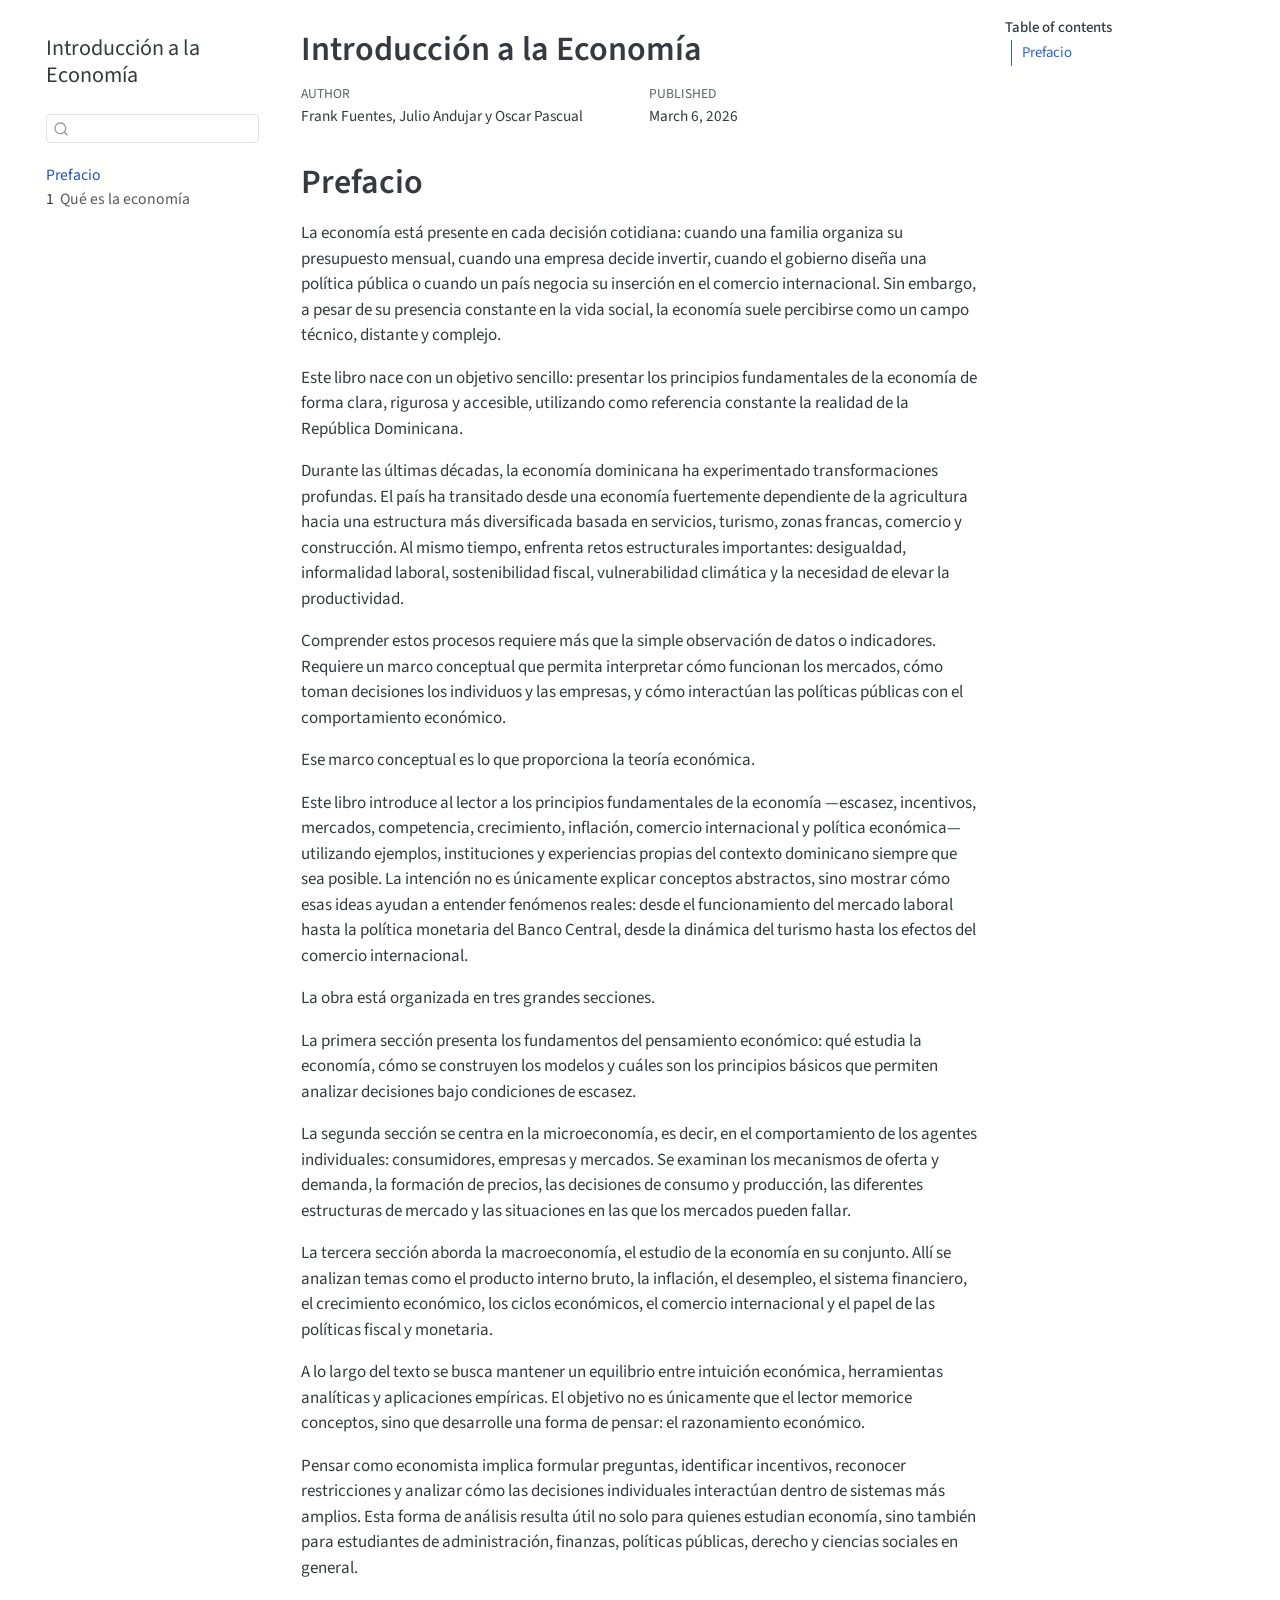
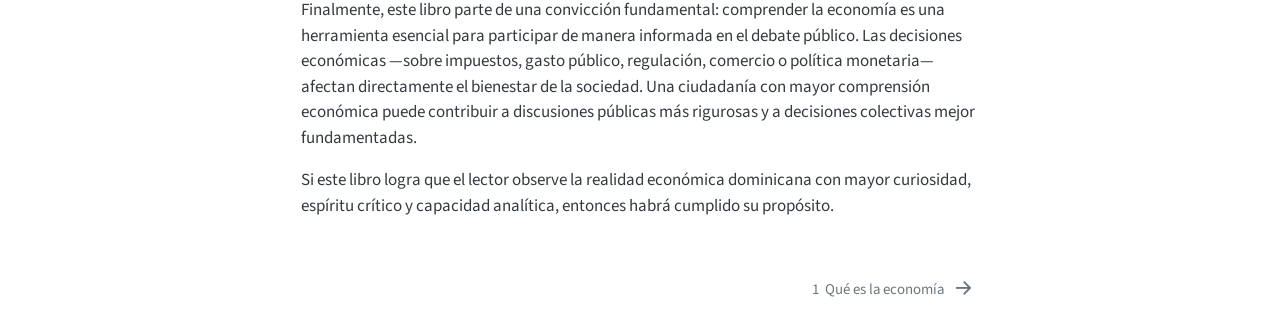
<file: _book/index.html>
<!DOCTYPE html>
<html xmlns="http://www.w3.org/1999/xhtml" lang="en" xml:lang="en"><head>

<meta charset="utf-8">
<meta name="generator" content="quarto-1.6.42">

<meta name="viewport" content="width=device-width, initial-scale=1.0, user-scalable=yes">

<meta name="author" content="Frank Fuentes, Julio Andujar y Oscar Pascual">
<meta name="dcterms.date" content="2026-03-06">

<title>Introducción a la Economía</title>
<style>
code{white-space: pre-wrap;}
span.smallcaps{font-variant: small-caps;}
div.columns{display: flex; gap: min(4vw, 1.5em);}
div.column{flex: auto; overflow-x: auto;}
div.hanging-indent{margin-left: 1.5em; text-indent: -1.5em;}
ul.task-list{list-style: none;}
ul.task-list li input[type="checkbox"] {
  width: 0.8em;
  margin: 0 0.8em 0.2em -1em; /* quarto-specific, see https://github.com/quarto-dev/quarto-cli/issues/4556 */ 
  vertical-align: middle;
}
</style>


<script src="site_libs/quarto-nav/quarto-nav.js"></script>
<script src="site_libs/quarto-nav/headroom.min.js"></script>
<script src="site_libs/clipboard/clipboard.min.js"></script>
<script src="site_libs/quarto-search/autocomplete.umd.js"></script>
<script src="site_libs/quarto-search/fuse.min.js"></script>
<script src="site_libs/quarto-search/quarto-search.js"></script>
<meta name="quarto:offset" content="./">
<link href="./cap1.html" rel="next">
<script src="site_libs/quarto-html/quarto.js"></script>
<script src="site_libs/quarto-html/popper.min.js"></script>
<script src="site_libs/quarto-html/tippy.umd.min.js"></script>
<script src="site_libs/quarto-html/anchor.min.js"></script>
<link href="site_libs/quarto-html/tippy.css" rel="stylesheet">
<link href="site_libs/quarto-html/quarto-syntax-highlighting-2f5df379a58b258e96c21c0638c20c03.css" rel="stylesheet" id="quarto-text-highlighting-styles">
<script src="site_libs/bootstrap/bootstrap.min.js"></script>
<link href="site_libs/bootstrap/bootstrap-icons.css" rel="stylesheet">
<link href="site_libs/bootstrap/bootstrap-8da5b4427184b79ecddefad3d342027e.min.css" rel="stylesheet" append-hash="true" id="quarto-bootstrap" data-mode="light">
<script id="quarto-search-options" type="application/json">{
  "location": "sidebar",
  "copy-button": false,
  "collapse-after": 3,
  "panel-placement": "start",
  "type": "textbox",
  "limit": 50,
  "keyboard-shortcut": [
    "f",
    "/",
    "s"
  ],
  "show-item-context": false,
  "language": {
    "search-no-results-text": "No results",
    "search-matching-documents-text": "matching documents",
    "search-copy-link-title": "Copy link to search",
    "search-hide-matches-text": "Hide additional matches",
    "search-more-match-text": "more match in this document",
    "search-more-matches-text": "more matches in this document",
    "search-clear-button-title": "Clear",
    "search-text-placeholder": "",
    "search-detached-cancel-button-title": "Cancel",
    "search-submit-button-title": "Submit",
    "search-label": "Search"
  }
}</script>


</head>

<body class="nav-sidebar floating">

<div id="quarto-search-results"></div>
  <header id="quarto-header" class="headroom fixed-top">
  <nav class="quarto-secondary-nav">
    <div class="container-fluid d-flex">
      <button type="button" class="quarto-btn-toggle btn" data-bs-toggle="collapse" role="button" data-bs-target=".quarto-sidebar-collapse-item" aria-controls="quarto-sidebar" aria-expanded="false" aria-label="Toggle sidebar navigation" onclick="if (window.quartoToggleHeadroom) { window.quartoToggleHeadroom(); }">
        <i class="bi bi-layout-text-sidebar-reverse"></i>
      </button>
        <nav class="quarto-page-breadcrumbs" aria-label="breadcrumb"><ol class="breadcrumb"><li class="breadcrumb-item"><a href="./index.html">Prefacio</a></li></ol></nav>
        <a class="flex-grow-1" role="navigation" data-bs-toggle="collapse" data-bs-target=".quarto-sidebar-collapse-item" aria-controls="quarto-sidebar" aria-expanded="false" aria-label="Toggle sidebar navigation" onclick="if (window.quartoToggleHeadroom) { window.quartoToggleHeadroom(); }">      
        </a>
      <button type="button" class="btn quarto-search-button" aria-label="Search" onclick="window.quartoOpenSearch();">
        <i class="bi bi-search"></i>
      </button>
    </div>
  </nav>
</header>
<!-- content -->
<div id="quarto-content" class="quarto-container page-columns page-rows-contents page-layout-article">
<!-- sidebar -->
  <nav id="quarto-sidebar" class="sidebar collapse collapse-horizontal quarto-sidebar-collapse-item sidebar-navigation floating overflow-auto">
    <div class="pt-lg-2 mt-2 text-left sidebar-header">
    <div class="sidebar-title mb-0 py-0">
      <a href="./">Introducción a la Economía</a> 
    </div>
      </div>
        <div class="mt-2 flex-shrink-0 align-items-center">
        <div class="sidebar-search">
        <div id="quarto-search" class="" title="Search"></div>
        </div>
        </div>
    <div class="sidebar-menu-container"> 
    <ul class="list-unstyled mt-1">
        <li class="sidebar-item">
  <div class="sidebar-item-container"> 
  <a href="./index.html" class="sidebar-item-text sidebar-link active">
 <span class="menu-text">Prefacio</span></a>
  </div>
</li>
        <li class="sidebar-item">
  <div class="sidebar-item-container"> 
  <a href="./cap1.html" class="sidebar-item-text sidebar-link">
 <span class="menu-text"><span class="chapter-number">1</span>&nbsp; <span class="chapter-title">Qué es la economía</span></span></a>
  </div>
</li>
    </ul>
    </div>
</nav>
<div id="quarto-sidebar-glass" class="quarto-sidebar-collapse-item" data-bs-toggle="collapse" data-bs-target=".quarto-sidebar-collapse-item"></div>
<!-- margin-sidebar -->
    <div id="quarto-margin-sidebar" class="sidebar margin-sidebar">
        <nav id="TOC" role="doc-toc" class="toc-active">
    <h2 id="toc-title">Table of contents</h2>
   
  <ul>
  <li><a href="#prefacio" id="toc-prefacio" class="nav-link active" data-scroll-target="#prefacio">Prefacio</a></li>
  </ul>
</nav>
    </div>
<!-- main -->
<main class="content" id="quarto-document-content">

<header id="title-block-header" class="quarto-title-block default">
<div class="quarto-title">
<h1 class="title">Introducción a la Economía</h1>
</div>



<div class="quarto-title-meta">

    <div>
    <div class="quarto-title-meta-heading">Author</div>
    <div class="quarto-title-meta-contents">
             <p>Frank Fuentes, Julio Andujar y Oscar Pascual </p>
          </div>
  </div>
    
    <div>
    <div class="quarto-title-meta-heading">Published</div>
    <div class="quarto-title-meta-contents">
      <p class="date">March 6, 2026</p>
    </div>
  </div>
  
    
  </div>
  


</header>


<section id="prefacio" class="level1 unnumbered">
<h1 class="unnumbered">Prefacio</h1>
<p>La economía está presente en cada decisión cotidiana: cuando una familia organiza su presupuesto mensual, cuando una empresa decide invertir, cuando el gobierno diseña una política pública o cuando un país negocia su inserción en el comercio internacional. Sin embargo, a pesar de su presencia constante en la vida social, la economía suele percibirse como un campo técnico, distante y complejo.</p>
<p>Este libro nace con un objetivo sencillo: presentar los principios fundamentales de la economía de forma clara, rigurosa y accesible, utilizando como referencia constante la realidad de la República Dominicana.</p>
<p>Durante las últimas décadas, la economía dominicana ha experimentado transformaciones profundas. El país ha transitado desde una economía fuertemente dependiente de la agricultura hacia una estructura más diversificada basada en servicios, turismo, zonas francas, comercio y construcción. Al mismo tiempo, enfrenta retos estructurales importantes: desigualdad, informalidad laboral, sostenibilidad fiscal, vulnerabilidad climática y la necesidad de elevar la productividad.</p>
<p>Comprender estos procesos requiere más que la simple observación de datos o indicadores. Requiere un marco conceptual que permita interpretar cómo funcionan los mercados, cómo toman decisiones los individuos y las empresas, y cómo interactúan las políticas públicas con el comportamiento económico.</p>
<p>Ese marco conceptual es lo que proporciona la teoría económica.</p>
<p>Este libro introduce al lector a los principios fundamentales de la economía —escasez, incentivos, mercados, competencia, crecimiento, inflación, comercio internacional y política económica— utilizando ejemplos, instituciones y experiencias propias del contexto dominicano siempre que sea posible. La intención no es únicamente explicar conceptos abstractos, sino mostrar cómo esas ideas ayudan a entender fenómenos reales: desde el funcionamiento del mercado laboral hasta la política monetaria del Banco Central, desde la dinámica del turismo hasta los efectos del comercio internacional.</p>
<p>La obra está organizada en tres grandes secciones.</p>
<p>La primera sección presenta los fundamentos del pensamiento económico: qué estudia la economía, cómo se construyen los modelos y cuáles son los principios básicos que permiten analizar decisiones bajo condiciones de escasez.</p>
<p>La segunda sección se centra en la microeconomía, es decir, en el comportamiento de los agentes individuales: consumidores, empresas y mercados. Se examinan los mecanismos de oferta y demanda, la formación de precios, las decisiones de consumo y producción, las diferentes estructuras de mercado y las situaciones en las que los mercados pueden fallar.</p>
<p>La tercera sección aborda la macroeconomía, el estudio de la economía en su conjunto. Allí se analizan temas como el producto interno bruto, la inflación, el desempleo, el sistema financiero, el crecimiento económico, los ciclos económicos, el comercio internacional y el papel de las políticas fiscal y monetaria.</p>
<p>A lo largo del texto se busca mantener un equilibrio entre intuición económica, herramientas analíticas y aplicaciones empíricas. El objetivo no es únicamente que el lector memorice conceptos, sino que desarrolle una forma de pensar: el razonamiento económico.</p>
<p>Pensar como economista implica formular preguntas, identificar incentivos, reconocer restricciones y analizar cómo las decisiones individuales interactúan dentro de sistemas más amplios. Esta forma de análisis resulta útil no solo para quienes estudian economía, sino también para estudiantes de administración, finanzas, políticas públicas, derecho y ciencias sociales en general.</p>
<p>Finalmente, este libro parte de una convicción fundamental: comprender la economía es una herramienta esencial para participar de manera informada en el debate público. Las decisiones económicas —sobre impuestos, gasto público, regulación, comercio o política monetaria— afectan directamente el bienestar de la sociedad. Una ciudadanía con mayor comprensión económica puede contribuir a discusiones públicas más rigurosas y a decisiones colectivas mejor fundamentadas.</p>
<p>Si este libro logra que el lector observe la realidad económica dominicana con mayor curiosidad, espíritu crítico y capacidad analítica, entonces habrá cumplido su propósito.</p>


</section>

</main> <!-- /main -->
<script id="quarto-html-after-body" type="application/javascript">
window.document.addEventListener("DOMContentLoaded", function (event) {
  const toggleBodyColorMode = (bsSheetEl) => {
    const mode = bsSheetEl.getAttribute("data-mode");
    const bodyEl = window.document.querySelector("body");
    if (mode === "dark") {
      bodyEl.classList.add("quarto-dark");
      bodyEl.classList.remove("quarto-light");
    } else {
      bodyEl.classList.add("quarto-light");
      bodyEl.classList.remove("quarto-dark");
    }
  }
  const toggleBodyColorPrimary = () => {
    const bsSheetEl = window.document.querySelector("link#quarto-bootstrap");
    if (bsSheetEl) {
      toggleBodyColorMode(bsSheetEl);
    }
  }
  toggleBodyColorPrimary();  
  const icon = "";
  const anchorJS = new window.AnchorJS();
  anchorJS.options = {
    placement: 'right',
    icon: icon
  };
  anchorJS.add('.anchored');
  const isCodeAnnotation = (el) => {
    for (const clz of el.classList) {
      if (clz.startsWith('code-annotation-')) {                     
        return true;
      }
    }
    return false;
  }
  const onCopySuccess = function(e) {
    // button target
    const button = e.trigger;
    // don't keep focus
    button.blur();
    // flash "checked"
    button.classList.add('code-copy-button-checked');
    var currentTitle = button.getAttribute("title");
    button.setAttribute("title", "Copied!");
    let tooltip;
    if (window.bootstrap) {
      button.setAttribute("data-bs-toggle", "tooltip");
      button.setAttribute("data-bs-placement", "left");
      button.setAttribute("data-bs-title", "Copied!");
      tooltip = new bootstrap.Tooltip(button, 
        { trigger: "manual", 
          customClass: "code-copy-button-tooltip",
          offset: [0, -8]});
      tooltip.show();    
    }
    setTimeout(function() {
      if (tooltip) {
        tooltip.hide();
        button.removeAttribute("data-bs-title");
        button.removeAttribute("data-bs-toggle");
        button.removeAttribute("data-bs-placement");
      }
      button.setAttribute("title", currentTitle);
      button.classList.remove('code-copy-button-checked');
    }, 1000);
    // clear code selection
    e.clearSelection();
  }
  const getTextToCopy = function(trigger) {
      const codeEl = trigger.previousElementSibling.cloneNode(true);
      for (const childEl of codeEl.children) {
        if (isCodeAnnotation(childEl)) {
          childEl.remove();
        }
      }
      return codeEl.innerText;
  }
  const clipboard = new window.ClipboardJS('.code-copy-button:not([data-in-quarto-modal])', {
    text: getTextToCopy
  });
  clipboard.on('success', onCopySuccess);
  if (window.document.getElementById('quarto-embedded-source-code-modal')) {
    const clipboardModal = new window.ClipboardJS('.code-copy-button[data-in-quarto-modal]', {
      text: getTextToCopy,
      container: window.document.getElementById('quarto-embedded-source-code-modal')
    });
    clipboardModal.on('success', onCopySuccess);
  }
    var localhostRegex = new RegExp(/^(?:http|https):\/\/localhost\:?[0-9]*\//);
    var mailtoRegex = new RegExp(/^mailto:/);
      var filterRegex = new RegExp('/' + window.location.host + '/');
    var isInternal = (href) => {
        return filterRegex.test(href) || localhostRegex.test(href) || mailtoRegex.test(href);
    }
    // Inspect non-navigation links and adorn them if external
 	var links = window.document.querySelectorAll('a[href]:not(.nav-link):not(.navbar-brand):not(.toc-action):not(.sidebar-link):not(.sidebar-item-toggle):not(.pagination-link):not(.no-external):not([aria-hidden]):not(.dropdown-item):not(.quarto-navigation-tool):not(.about-link)');
    for (var i=0; i<links.length; i++) {
      const link = links[i];
      if (!isInternal(link.href)) {
        // undo the damage that might have been done by quarto-nav.js in the case of
        // links that we want to consider external
        if (link.dataset.originalHref !== undefined) {
          link.href = link.dataset.originalHref;
        }
      }
    }
  function tippyHover(el, contentFn, onTriggerFn, onUntriggerFn) {
    const config = {
      allowHTML: true,
      maxWidth: 500,
      delay: 100,
      arrow: false,
      appendTo: function(el) {
          return el.parentElement;
      },
      interactive: true,
      interactiveBorder: 10,
      theme: 'quarto',
      placement: 'bottom-start',
    };
    if (contentFn) {
      config.content = contentFn;
    }
    if (onTriggerFn) {
      config.onTrigger = onTriggerFn;
    }
    if (onUntriggerFn) {
      config.onUntrigger = onUntriggerFn;
    }
    window.tippy(el, config); 
  }
  const noterefs = window.document.querySelectorAll('a[role="doc-noteref"]');
  for (var i=0; i<noterefs.length; i++) {
    const ref = noterefs[i];
    tippyHover(ref, function() {
      // use id or data attribute instead here
      let href = ref.getAttribute('data-footnote-href') || ref.getAttribute('href');
      try { href = new URL(href).hash; } catch {}
      const id = href.replace(/^#\/?/, "");
      const note = window.document.getElementById(id);
      if (note) {
        return note.innerHTML;
      } else {
        return "";
      }
    });
  }
  const xrefs = window.document.querySelectorAll('a.quarto-xref');
  const processXRef = (id, note) => {
    // Strip column container classes
    const stripColumnClz = (el) => {
      el.classList.remove("page-full", "page-columns");
      if (el.children) {
        for (const child of el.children) {
          stripColumnClz(child);
        }
      }
    }
    stripColumnClz(note)
    if (id === null || id.startsWith('sec-')) {
      // Special case sections, only their first couple elements
      const container = document.createElement("div");
      if (note.children && note.children.length > 2) {
        container.appendChild(note.children[0].cloneNode(true));
        for (let i = 1; i < note.children.length; i++) {
          const child = note.children[i];
          if (child.tagName === "P" && child.innerText === "") {
            continue;
          } else {
            container.appendChild(child.cloneNode(true));
            break;
          }
        }
        if (window.Quarto?.typesetMath) {
          window.Quarto.typesetMath(container);
        }
        return container.innerHTML
      } else {
        if (window.Quarto?.typesetMath) {
          window.Quarto.typesetMath(note);
        }
        return note.innerHTML;
      }
    } else {
      // Remove any anchor links if they are present
      const anchorLink = note.querySelector('a.anchorjs-link');
      if (anchorLink) {
        anchorLink.remove();
      }
      if (window.Quarto?.typesetMath) {
        window.Quarto.typesetMath(note);
      }
      if (note.classList.contains("callout")) {
        return note.outerHTML;
      } else {
        return note.innerHTML;
      }
    }
  }
  for (var i=0; i<xrefs.length; i++) {
    const xref = xrefs[i];
    tippyHover(xref, undefined, function(instance) {
      instance.disable();
      let url = xref.getAttribute('href');
      let hash = undefined; 
      if (url.startsWith('#')) {
        hash = url;
      } else {
        try { hash = new URL(url).hash; } catch {}
      }
      if (hash) {
        const id = hash.replace(/^#\/?/, "");
        const note = window.document.getElementById(id);
        if (note !== null) {
          try {
            const html = processXRef(id, note.cloneNode(true));
            instance.setContent(html);
          } finally {
            instance.enable();
            instance.show();
          }
        } else {
          // See if we can fetch this
          fetch(url.split('#')[0])
          .then(res => res.text())
          .then(html => {
            const parser = new DOMParser();
            const htmlDoc = parser.parseFromString(html, "text/html");
            const note = htmlDoc.getElementById(id);
            if (note !== null) {
              const html = processXRef(id, note);
              instance.setContent(html);
            } 
          }).finally(() => {
            instance.enable();
            instance.show();
          });
        }
      } else {
        // See if we can fetch a full url (with no hash to target)
        // This is a special case and we should probably do some content thinning / targeting
        fetch(url)
        .then(res => res.text())
        .then(html => {
          const parser = new DOMParser();
          const htmlDoc = parser.parseFromString(html, "text/html");
          const note = htmlDoc.querySelector('main.content');
          if (note !== null) {
            // This should only happen for chapter cross references
            // (since there is no id in the URL)
            // remove the first header
            if (note.children.length > 0 && note.children[0].tagName === "HEADER") {
              note.children[0].remove();
            }
            const html = processXRef(null, note);
            instance.setContent(html);
          } 
        }).finally(() => {
          instance.enable();
          instance.show();
        });
      }
    }, function(instance) {
    });
  }
      let selectedAnnoteEl;
      const selectorForAnnotation = ( cell, annotation) => {
        let cellAttr = 'data-code-cell="' + cell + '"';
        let lineAttr = 'data-code-annotation="' +  annotation + '"';
        const selector = 'span[' + cellAttr + '][' + lineAttr + ']';
        return selector;
      }
      const selectCodeLines = (annoteEl) => {
        const doc = window.document;
        const targetCell = annoteEl.getAttribute("data-target-cell");
        const targetAnnotation = annoteEl.getAttribute("data-target-annotation");
        const annoteSpan = window.document.querySelector(selectorForAnnotation(targetCell, targetAnnotation));
        const lines = annoteSpan.getAttribute("data-code-lines").split(",");
        const lineIds = lines.map((line) => {
          return targetCell + "-" + line;
        })
        let top = null;
        let height = null;
        let parent = null;
        if (lineIds.length > 0) {
            //compute the position of the single el (top and bottom and make a div)
            const el = window.document.getElementById(lineIds[0]);
            top = el.offsetTop;
            height = el.offsetHeight;
            parent = el.parentElement.parentElement;
          if (lineIds.length > 1) {
            const lastEl = window.document.getElementById(lineIds[lineIds.length - 1]);
            const bottom = lastEl.offsetTop + lastEl.offsetHeight;
            height = bottom - top;
          }
          if (top !== null && height !== null && parent !== null) {
            // cook up a div (if necessary) and position it 
            let div = window.document.getElementById("code-annotation-line-highlight");
            if (div === null) {
              div = window.document.createElement("div");
              div.setAttribute("id", "code-annotation-line-highlight");
              div.style.position = 'absolute';
              parent.appendChild(div);
            }
            div.style.top = top - 2 + "px";
            div.style.height = height + 4 + "px";
            div.style.left = 0;
            let gutterDiv = window.document.getElementById("code-annotation-line-highlight-gutter");
            if (gutterDiv === null) {
              gutterDiv = window.document.createElement("div");
              gutterDiv.setAttribute("id", "code-annotation-line-highlight-gutter");
              gutterDiv.style.position = 'absolute';
              const codeCell = window.document.getElementById(targetCell);
              const gutter = codeCell.querySelector('.code-annotation-gutter');
              gutter.appendChild(gutterDiv);
            }
            gutterDiv.style.top = top - 2 + "px";
            gutterDiv.style.height = height + 4 + "px";
          }
          selectedAnnoteEl = annoteEl;
        }
      };
      const unselectCodeLines = () => {
        const elementsIds = ["code-annotation-line-highlight", "code-annotation-line-highlight-gutter"];
        elementsIds.forEach((elId) => {
          const div = window.document.getElementById(elId);
          if (div) {
            div.remove();
          }
        });
        selectedAnnoteEl = undefined;
      };
        // Handle positioning of the toggle
    window.addEventListener(
      "resize",
      throttle(() => {
        elRect = undefined;
        if (selectedAnnoteEl) {
          selectCodeLines(selectedAnnoteEl);
        }
      }, 10)
    );
    function throttle(fn, ms) {
    let throttle = false;
    let timer;
      return (...args) => {
        if(!throttle) { // first call gets through
            fn.apply(this, args);
            throttle = true;
        } else { // all the others get throttled
            if(timer) clearTimeout(timer); // cancel #2
            timer = setTimeout(() => {
              fn.apply(this, args);
              timer = throttle = false;
            }, ms);
        }
      };
    }
      // Attach click handler to the DT
      const annoteDls = window.document.querySelectorAll('dt[data-target-cell]');
      for (const annoteDlNode of annoteDls) {
        annoteDlNode.addEventListener('click', (event) => {
          const clickedEl = event.target;
          if (clickedEl !== selectedAnnoteEl) {
            unselectCodeLines();
            const activeEl = window.document.querySelector('dt[data-target-cell].code-annotation-active');
            if (activeEl) {
              activeEl.classList.remove('code-annotation-active');
            }
            selectCodeLines(clickedEl);
            clickedEl.classList.add('code-annotation-active');
          } else {
            // Unselect the line
            unselectCodeLines();
            clickedEl.classList.remove('code-annotation-active');
          }
        });
      }
  const findCites = (el) => {
    const parentEl = el.parentElement;
    if (parentEl) {
      const cites = parentEl.dataset.cites;
      if (cites) {
        return {
          el,
          cites: cites.split(' ')
        };
      } else {
        return findCites(el.parentElement)
      }
    } else {
      return undefined;
    }
  };
  var bibliorefs = window.document.querySelectorAll('a[role="doc-biblioref"]');
  for (var i=0; i<bibliorefs.length; i++) {
    const ref = bibliorefs[i];
    const citeInfo = findCites(ref);
    if (citeInfo) {
      tippyHover(citeInfo.el, function() {
        var popup = window.document.createElement('div');
        citeInfo.cites.forEach(function(cite) {
          var citeDiv = window.document.createElement('div');
          citeDiv.classList.add('hanging-indent');
          citeDiv.classList.add('csl-entry');
          var biblioDiv = window.document.getElementById('ref-' + cite);
          if (biblioDiv) {
            citeDiv.innerHTML = biblioDiv.innerHTML;
          }
          popup.appendChild(citeDiv);
        });
        return popup.innerHTML;
      });
    }
  }
});
</script>
<nav class="page-navigation">
  <div class="nav-page nav-page-previous">
  </div>
  <div class="nav-page nav-page-next">
      <a href="./cap1.html" class="pagination-link" aria-label="Qué es la economía">
        <span class="nav-page-text"><span class="chapter-number">1</span>&nbsp; <span class="chapter-title">Qué es la economía</span></span> <i class="bi bi-arrow-right-short"></i>
      </a>
  </div>
</nav>
</div> <!-- /content -->




</body></html>
</file>
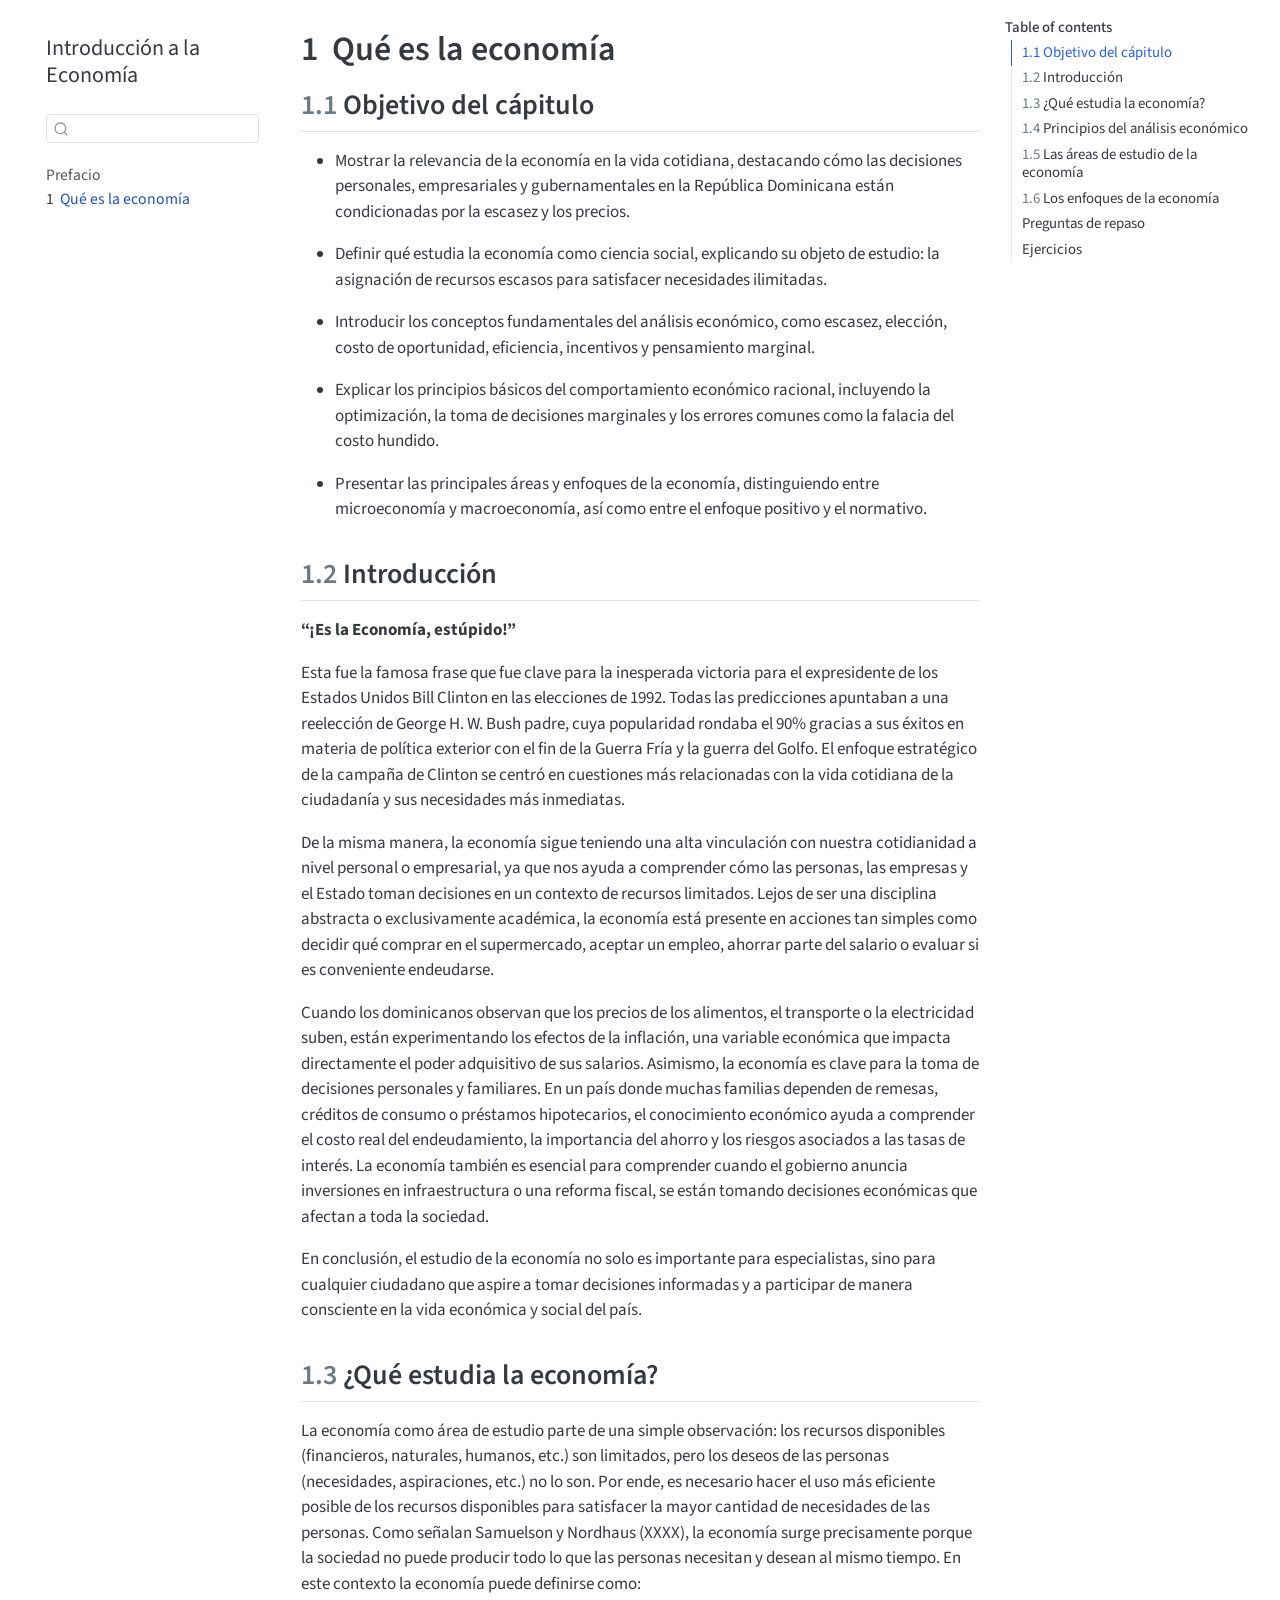
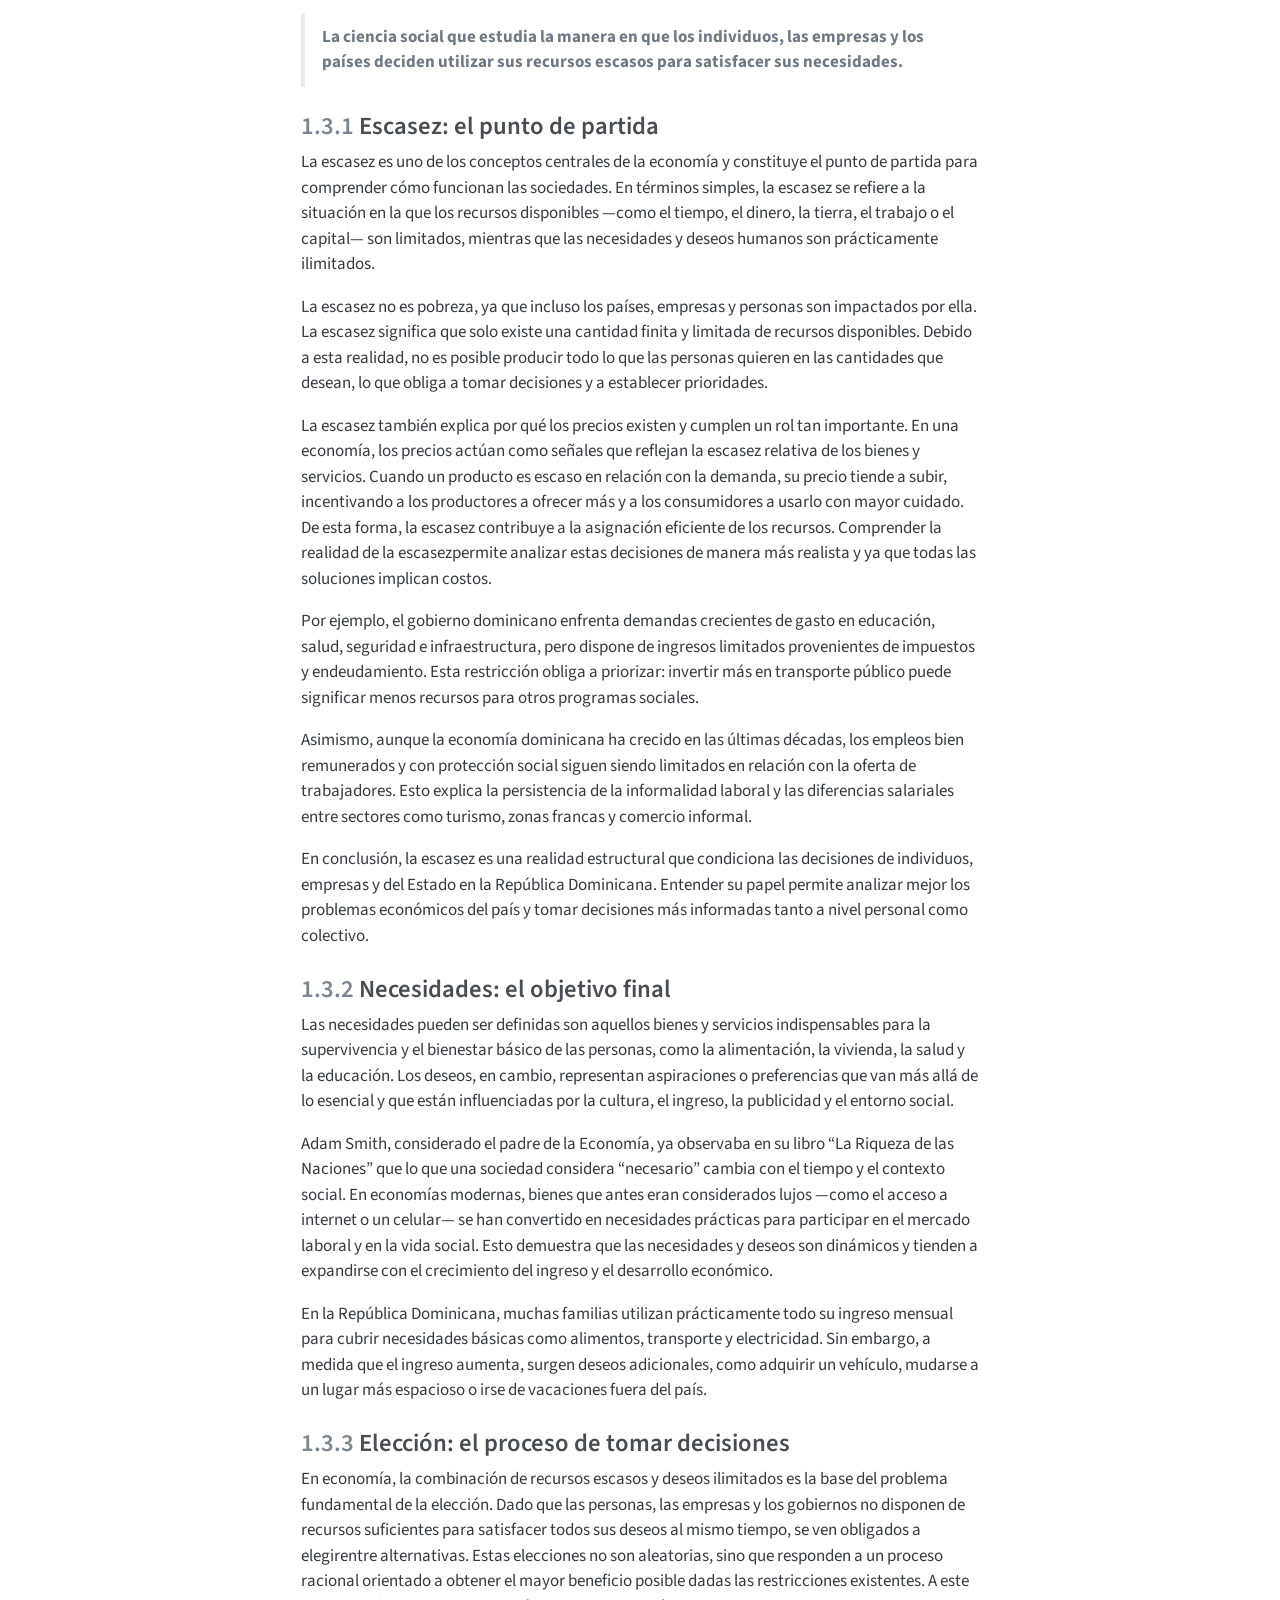
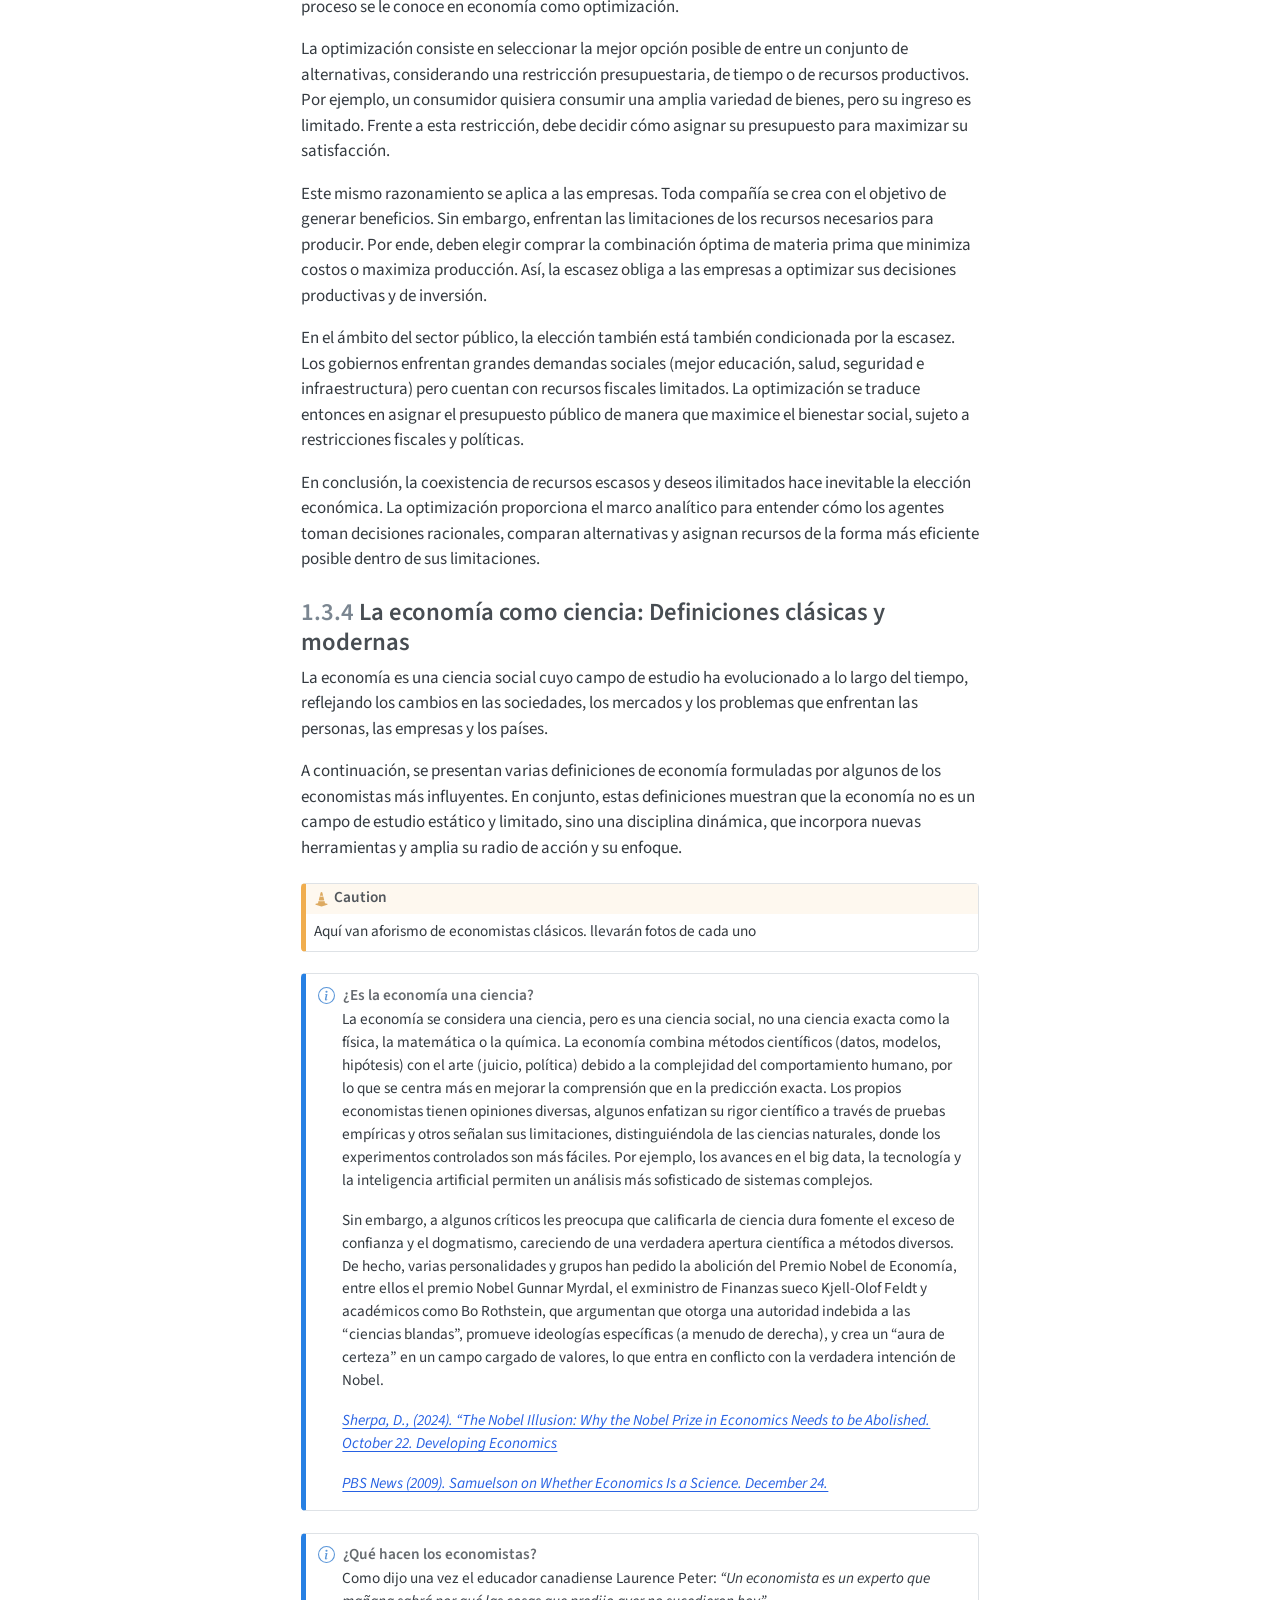
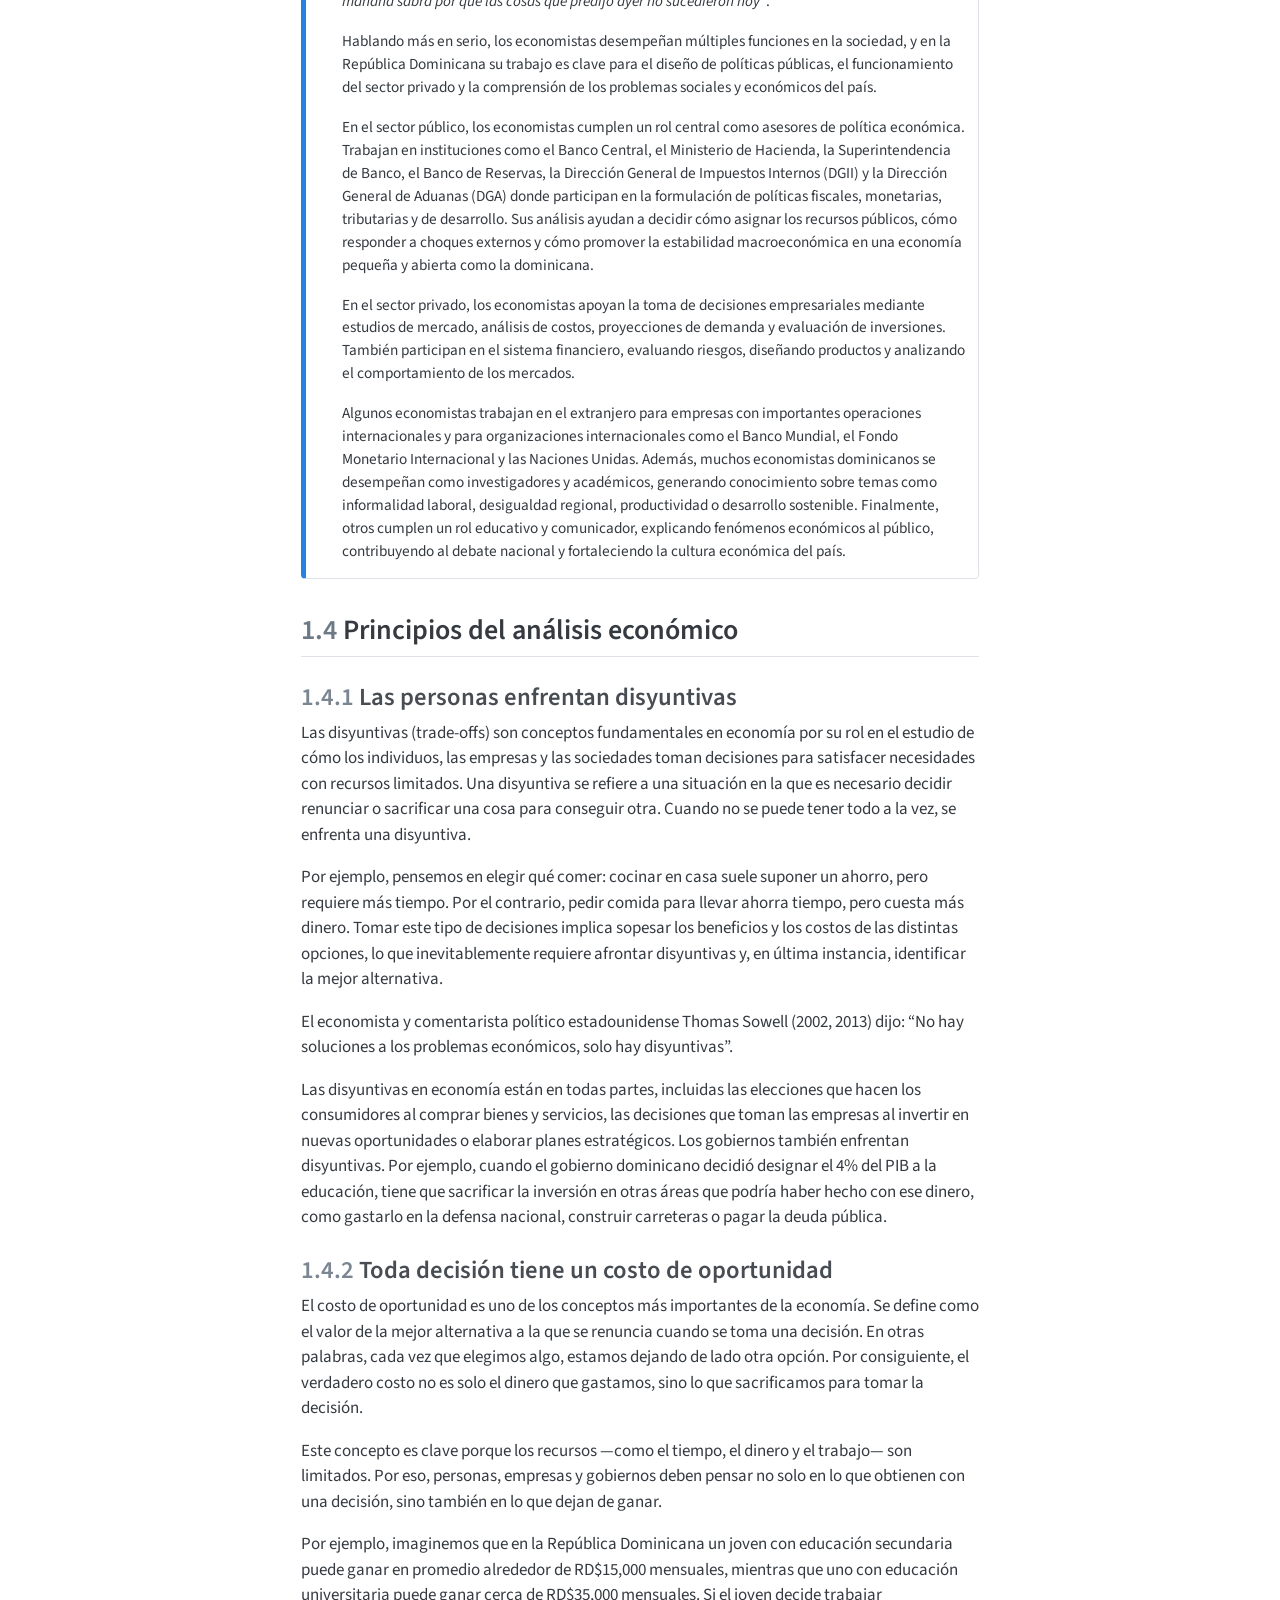
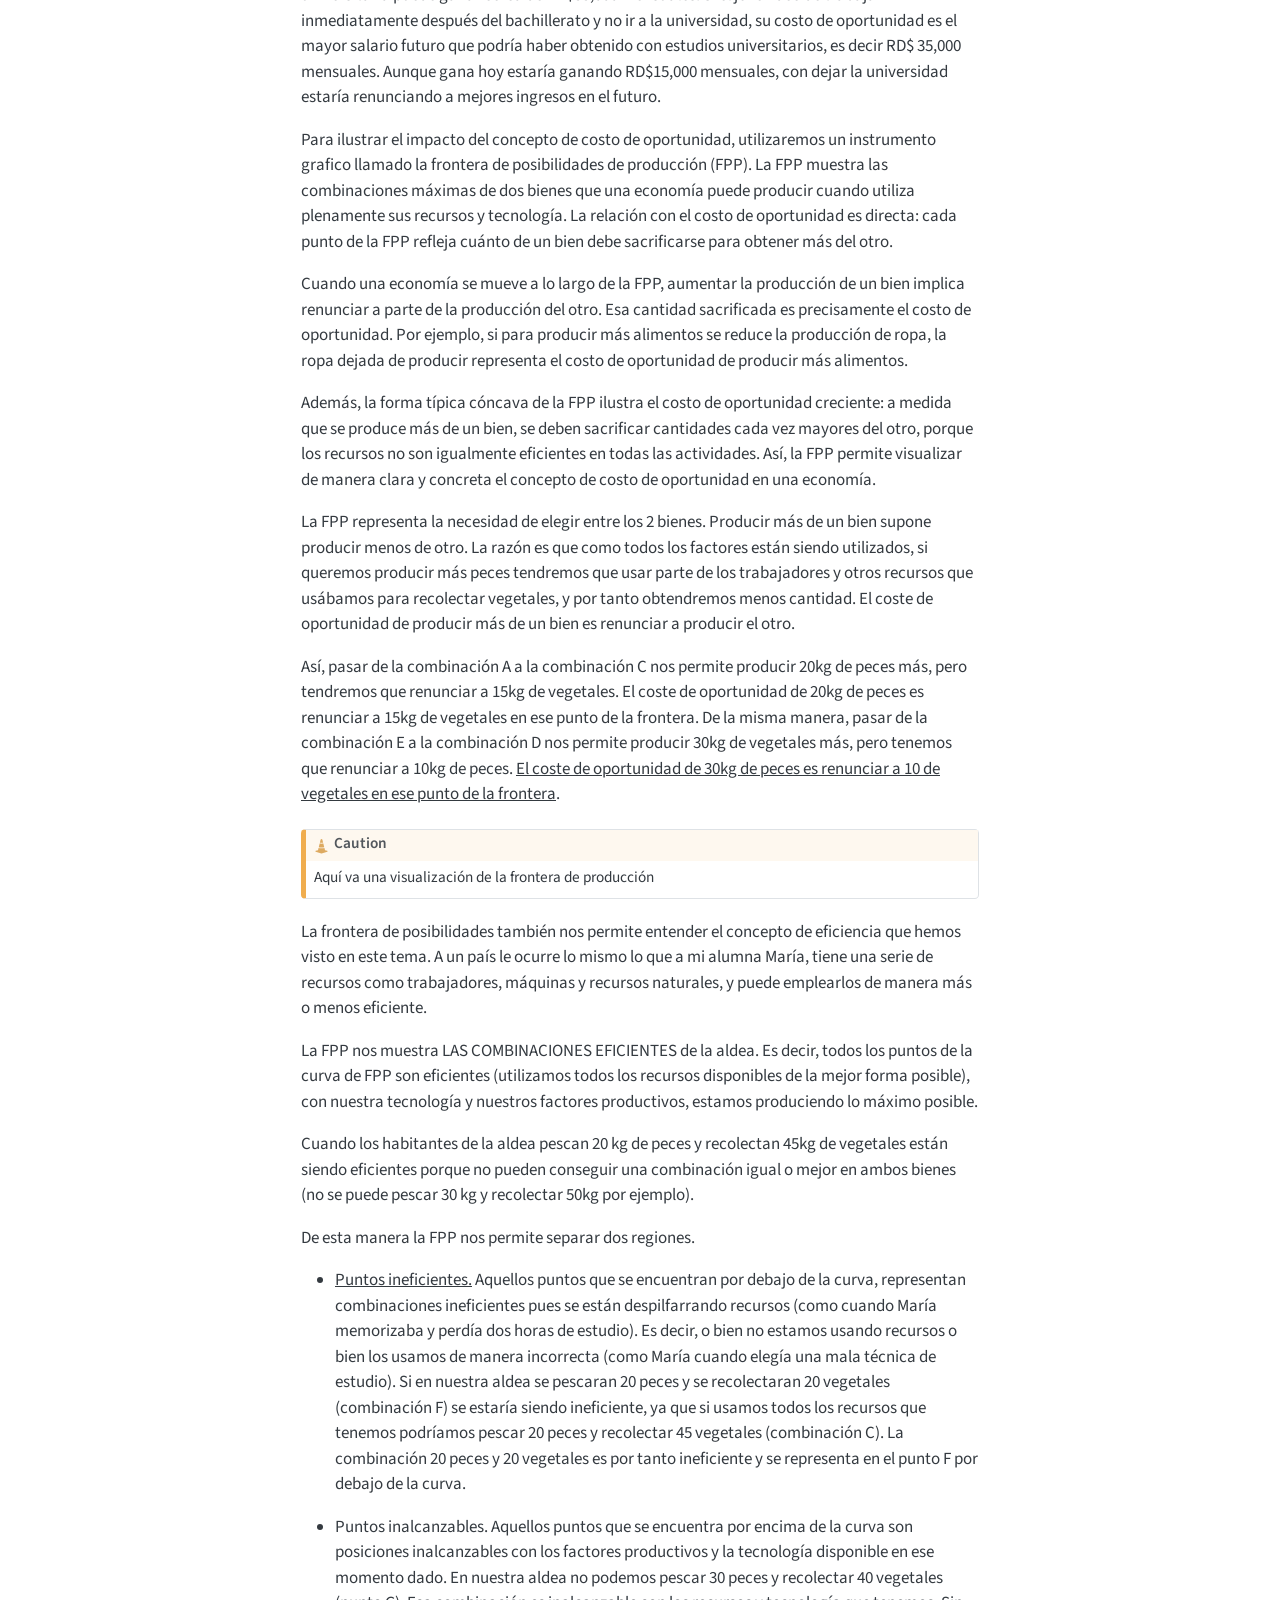
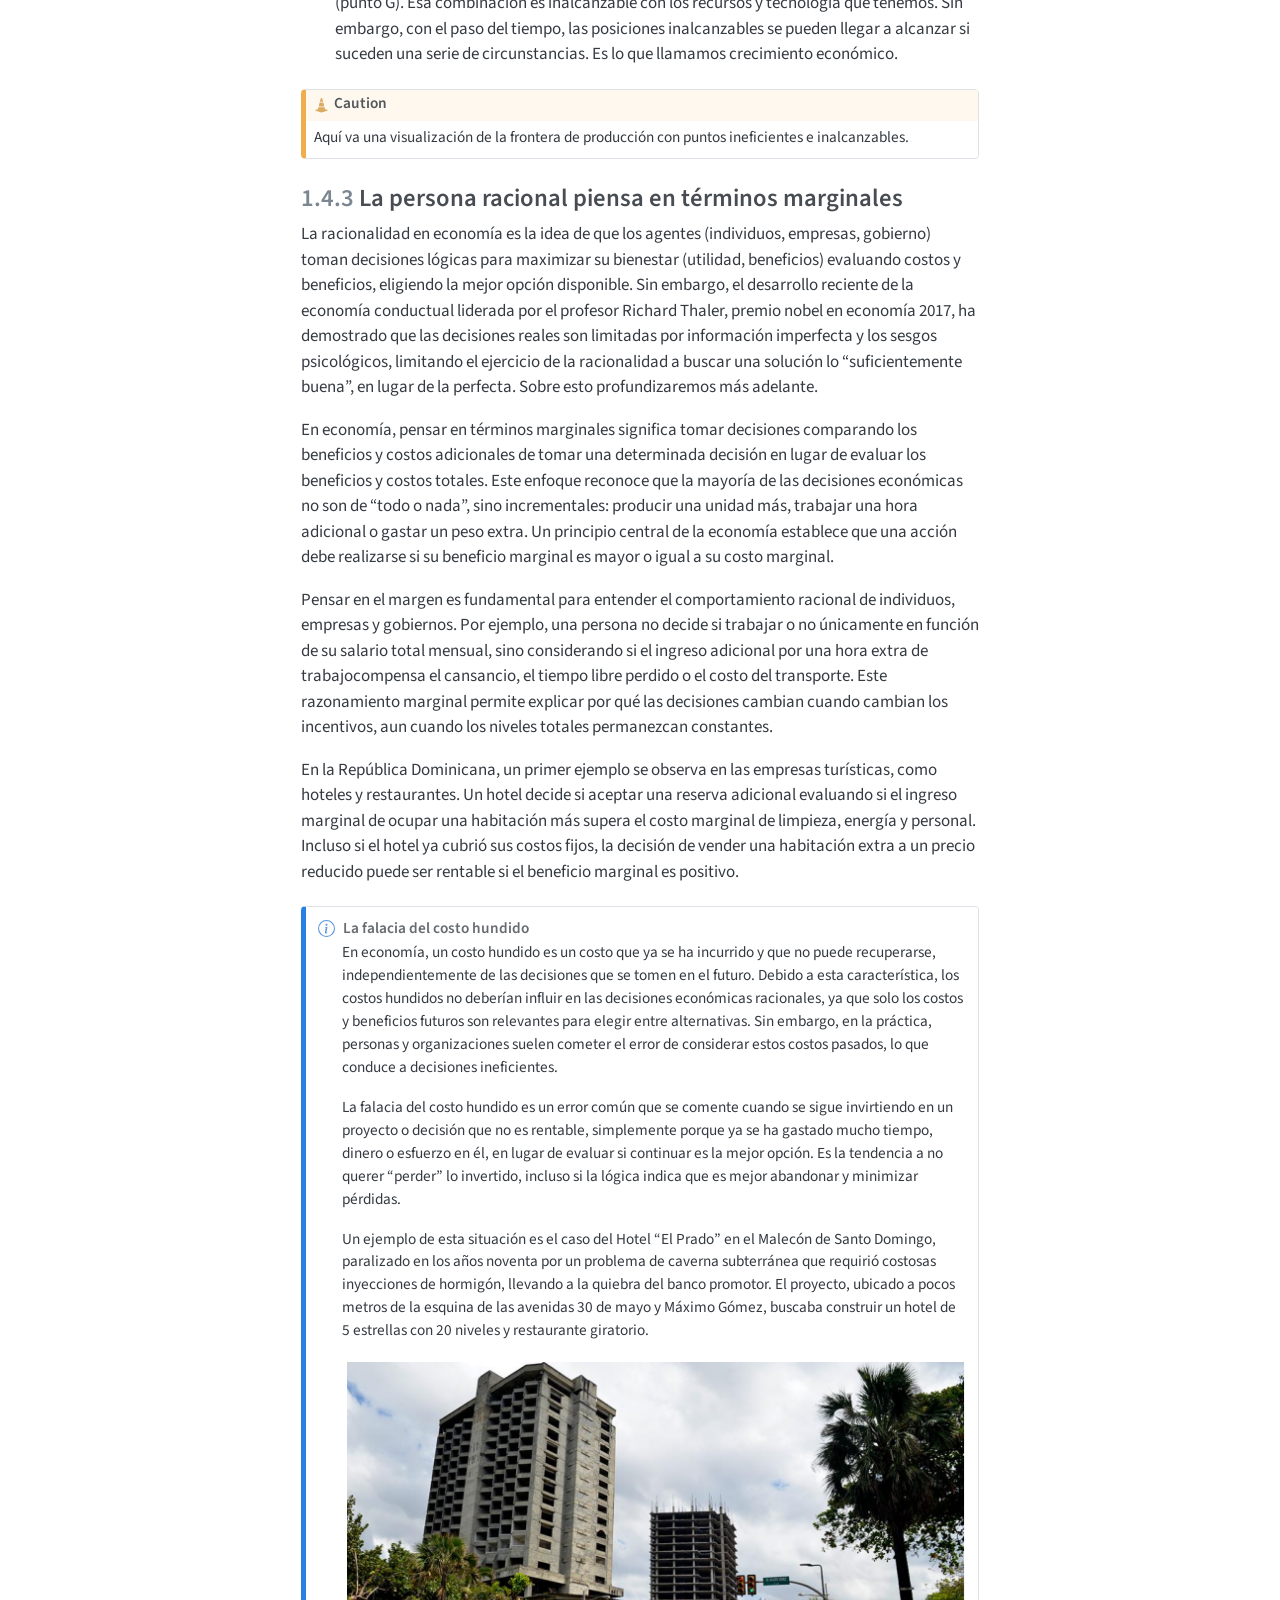
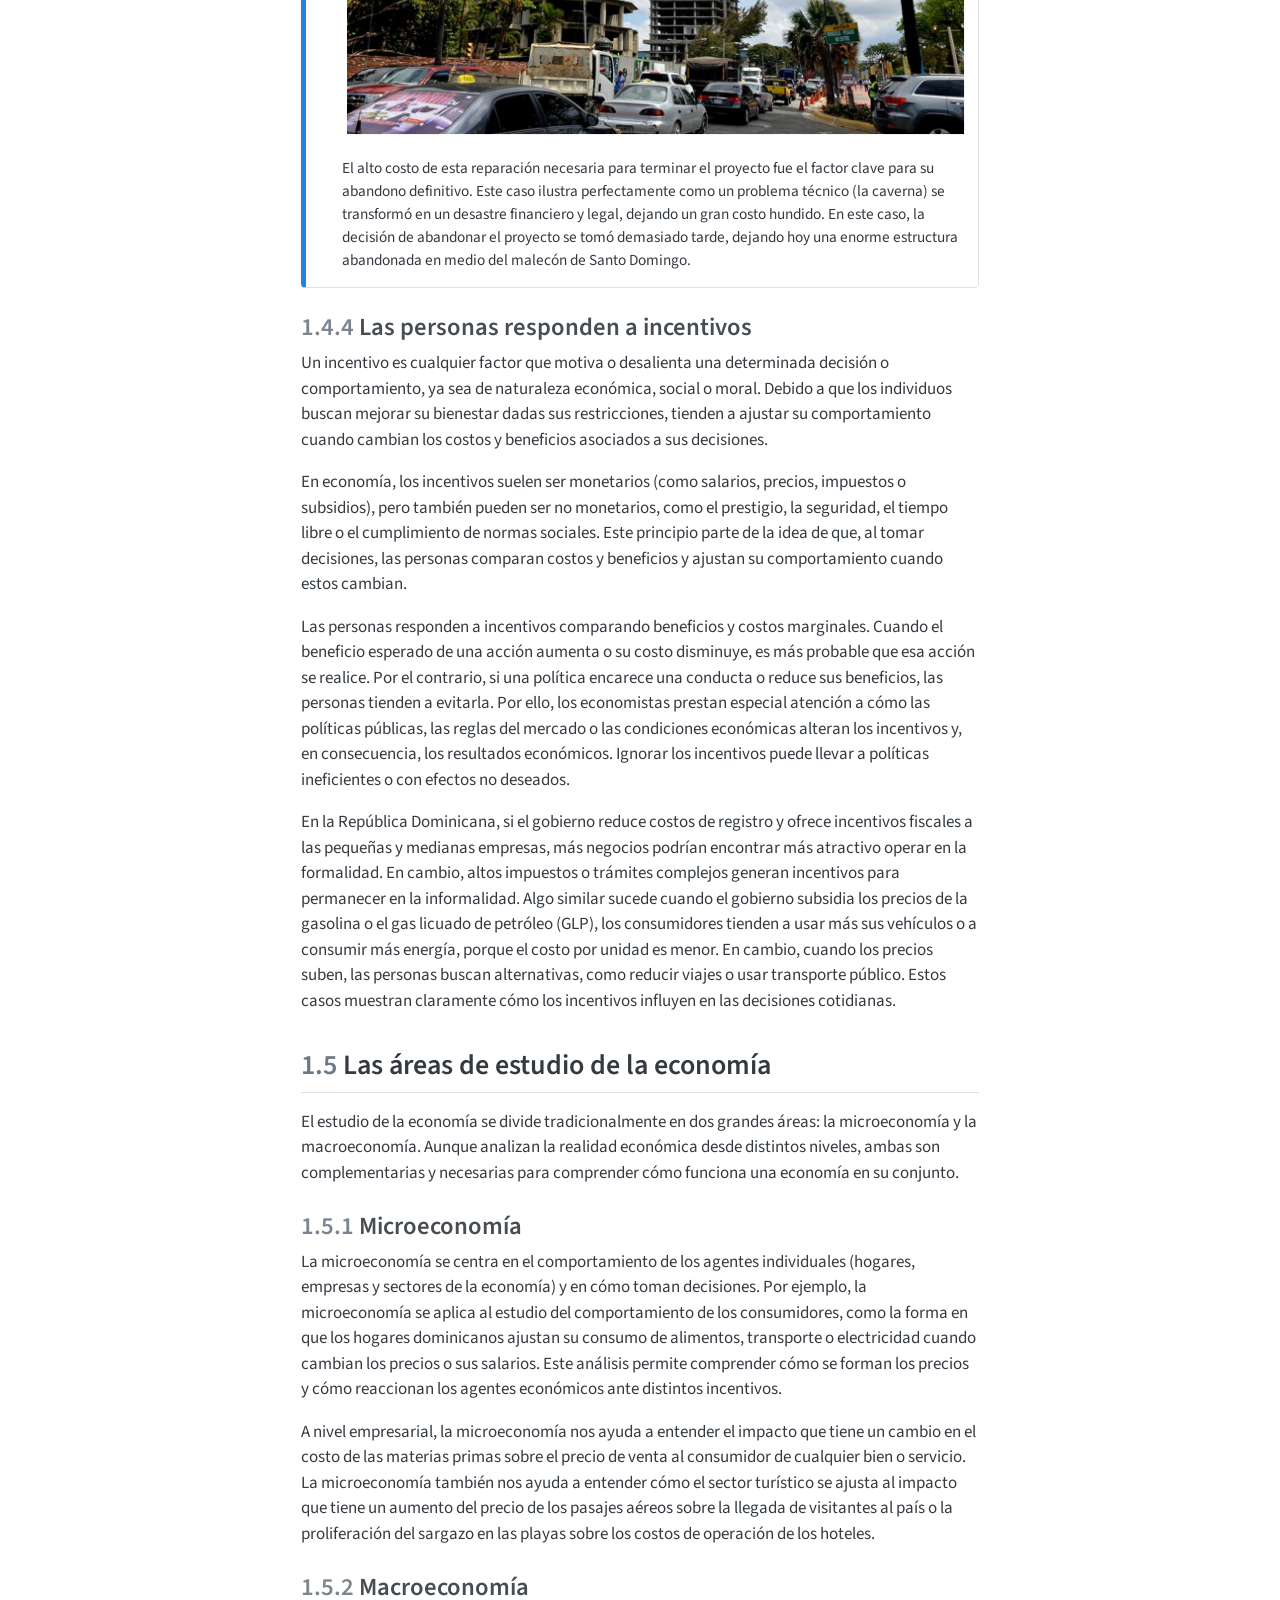
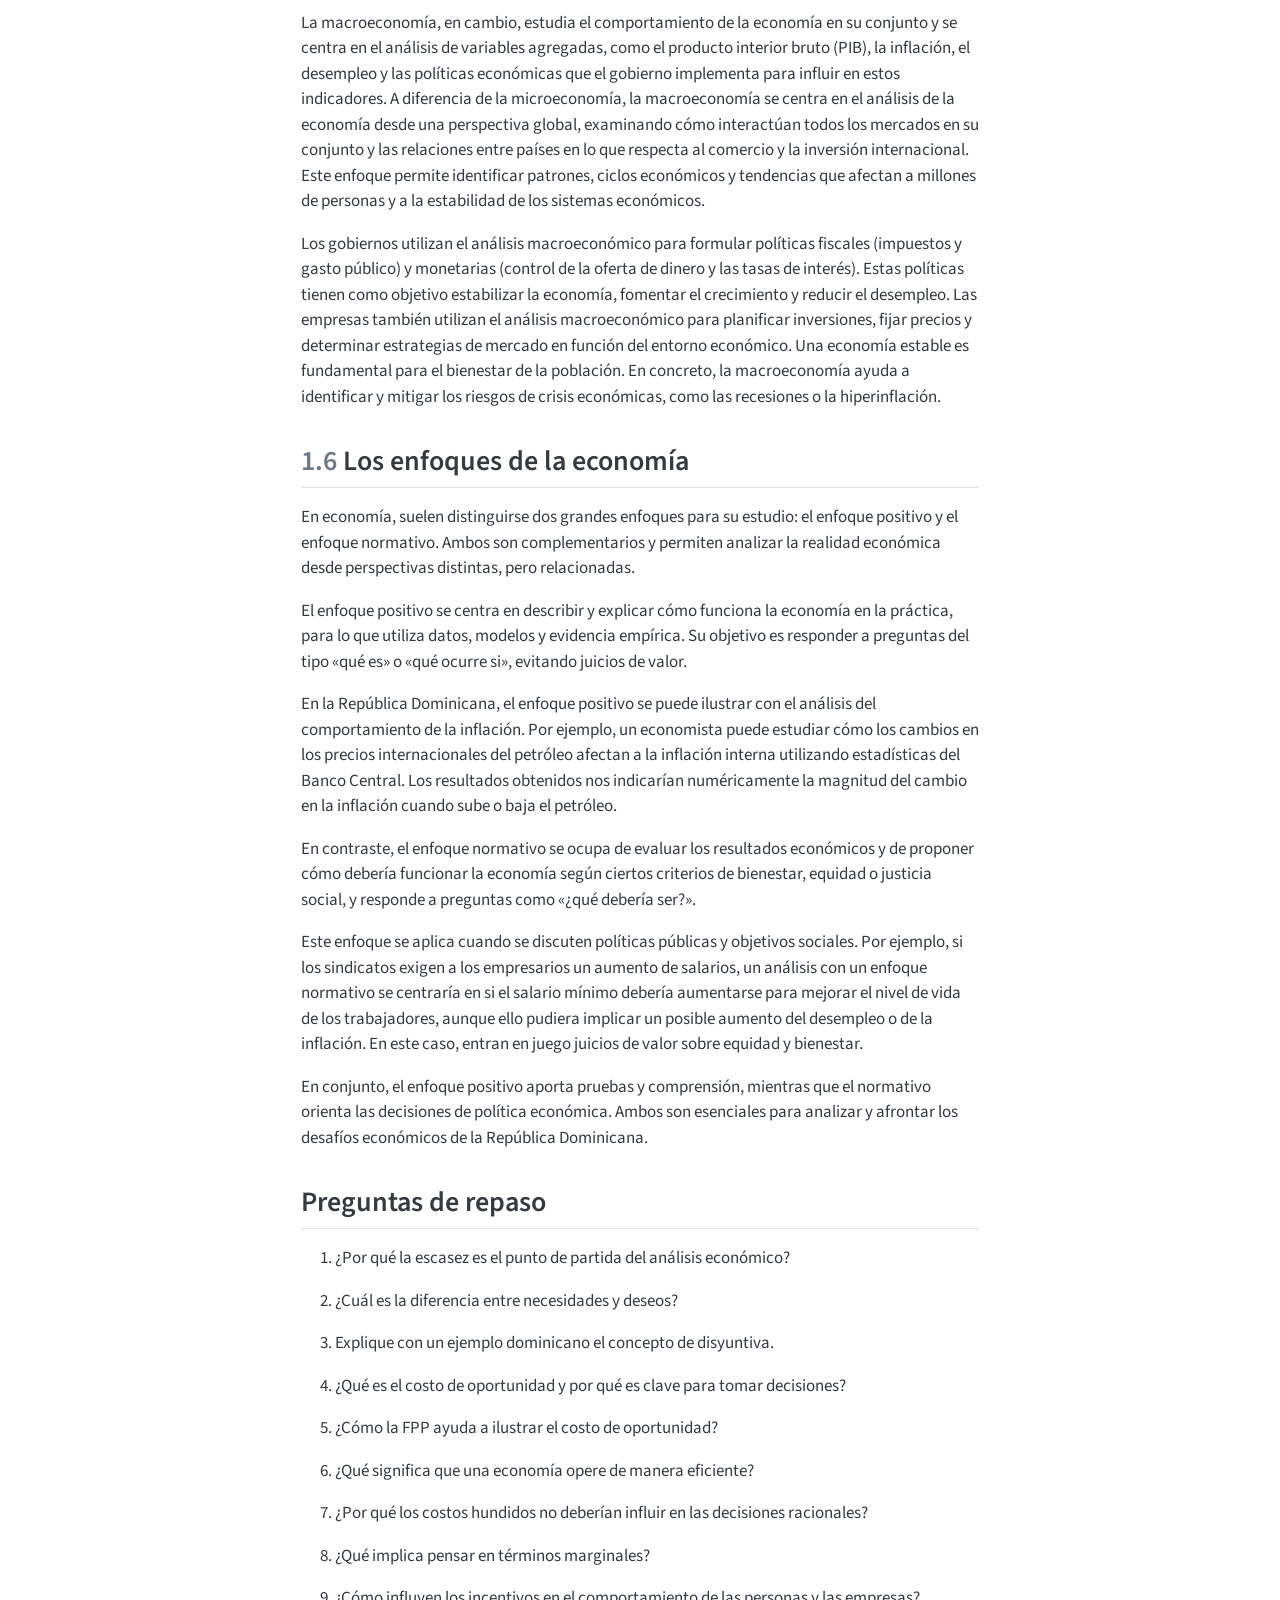
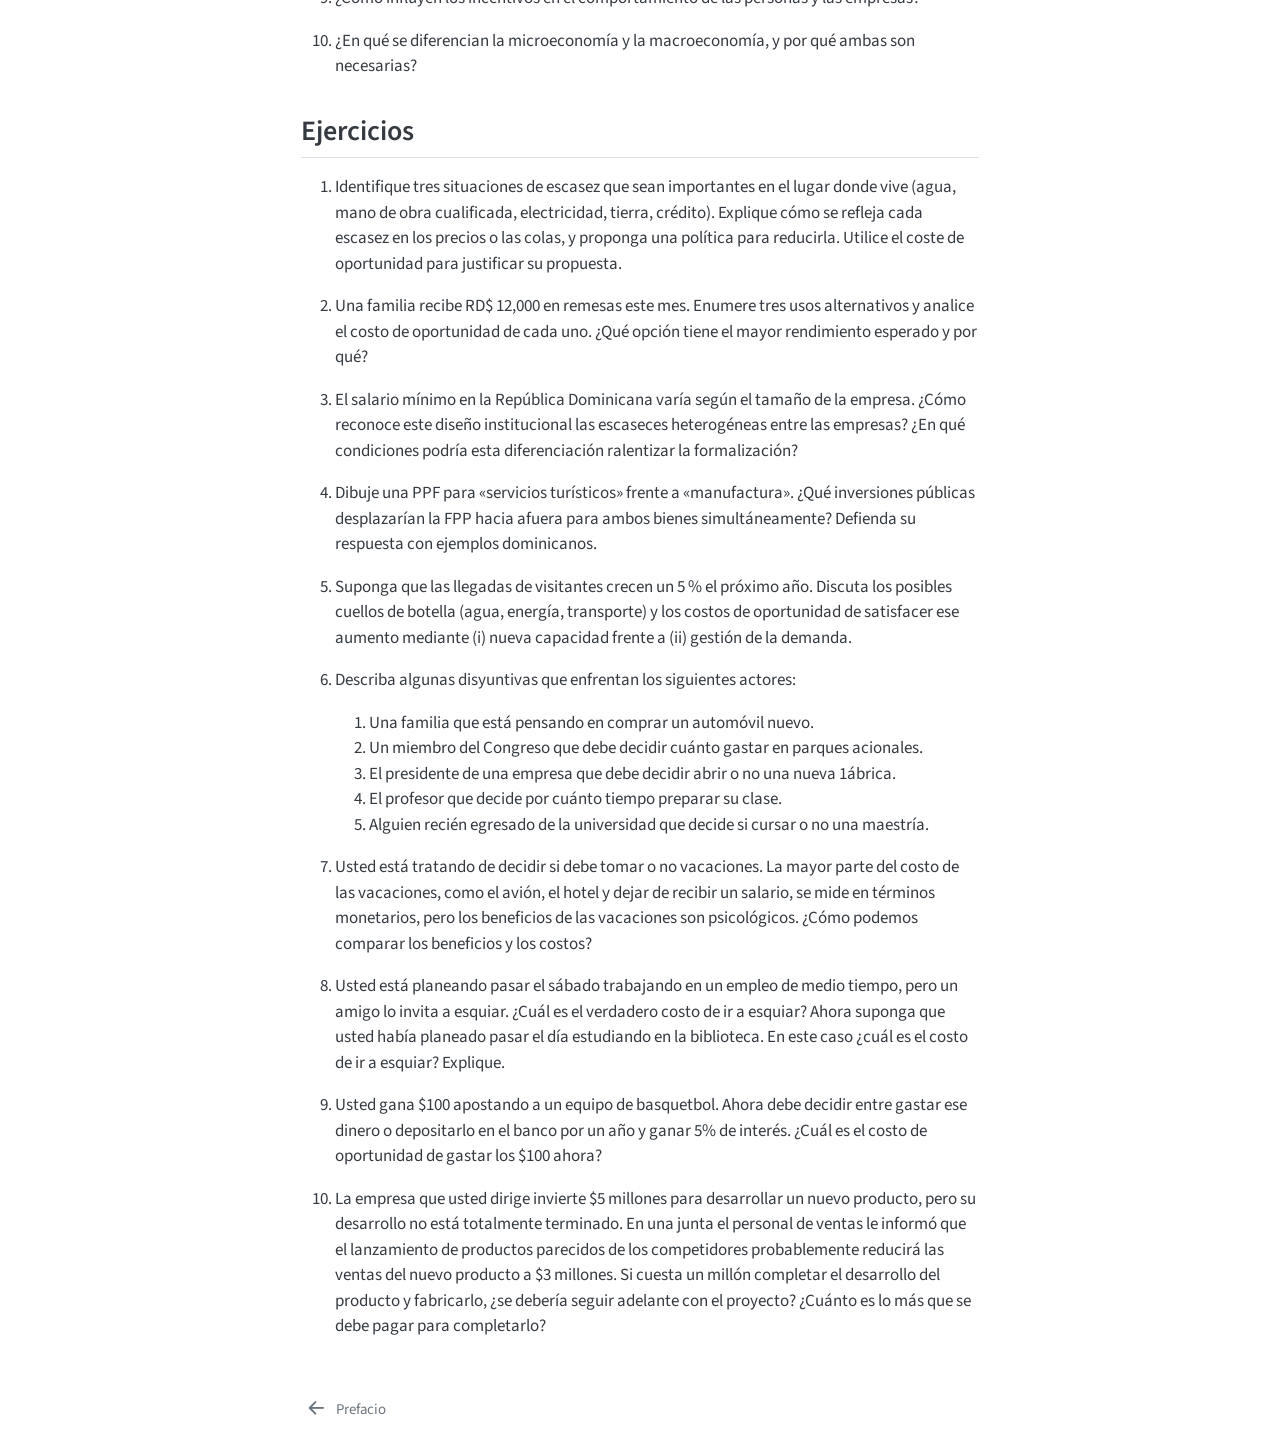
<file: _book/cap1.html>
<!DOCTYPE html>
<html xmlns="http://www.w3.org/1999/xhtml" lang="en" xml:lang="en"><head>

<meta charset="utf-8">
<meta name="generator" content="quarto-1.6.42">

<meta name="viewport" content="width=device-width, initial-scale=1.0, user-scalable=yes">


<title>1&nbsp; Qué es la economía – Introducción a la Economía</title>
<style>
code{white-space: pre-wrap;}
span.smallcaps{font-variant: small-caps;}
div.columns{display: flex; gap: min(4vw, 1.5em);}
div.column{flex: auto; overflow-x: auto;}
div.hanging-indent{margin-left: 1.5em; text-indent: -1.5em;}
ul.task-list{list-style: none;}
ul.task-list li input[type="checkbox"] {
  width: 0.8em;
  margin: 0 0.8em 0.2em -1em; /* quarto-specific, see https://github.com/quarto-dev/quarto-cli/issues/4556 */ 
  vertical-align: middle;
}
</style>


<script src="site_libs/quarto-nav/quarto-nav.js"></script>
<script src="site_libs/quarto-nav/headroom.min.js"></script>
<script src="site_libs/clipboard/clipboard.min.js"></script>
<script src="site_libs/quarto-search/autocomplete.umd.js"></script>
<script src="site_libs/quarto-search/fuse.min.js"></script>
<script src="site_libs/quarto-search/quarto-search.js"></script>
<meta name="quarto:offset" content="./">
<link href="./index.html" rel="prev">
<script src="site_libs/quarto-html/quarto.js"></script>
<script src="site_libs/quarto-html/popper.min.js"></script>
<script src="site_libs/quarto-html/tippy.umd.min.js"></script>
<script src="site_libs/quarto-html/anchor.min.js"></script>
<link href="site_libs/quarto-html/tippy.css" rel="stylesheet">
<link href="site_libs/quarto-html/quarto-syntax-highlighting-2f5df379a58b258e96c21c0638c20c03.css" rel="stylesheet" id="quarto-text-highlighting-styles">
<script src="site_libs/bootstrap/bootstrap.min.js"></script>
<link href="site_libs/bootstrap/bootstrap-icons.css" rel="stylesheet">
<link href="site_libs/bootstrap/bootstrap-8da5b4427184b79ecddefad3d342027e.min.css" rel="stylesheet" append-hash="true" id="quarto-bootstrap" data-mode="light">
<script id="quarto-search-options" type="application/json">{
  "location": "sidebar",
  "copy-button": false,
  "collapse-after": 3,
  "panel-placement": "start",
  "type": "textbox",
  "limit": 50,
  "keyboard-shortcut": [
    "f",
    "/",
    "s"
  ],
  "show-item-context": false,
  "language": {
    "search-no-results-text": "No results",
    "search-matching-documents-text": "matching documents",
    "search-copy-link-title": "Copy link to search",
    "search-hide-matches-text": "Hide additional matches",
    "search-more-match-text": "more match in this document",
    "search-more-matches-text": "more matches in this document",
    "search-clear-button-title": "Clear",
    "search-text-placeholder": "",
    "search-detached-cancel-button-title": "Cancel",
    "search-submit-button-title": "Submit",
    "search-label": "Search"
  }
}</script>


</head>

<body class="nav-sidebar floating">

<div id="quarto-search-results"></div>
  <header id="quarto-header" class="headroom fixed-top">
  <nav class="quarto-secondary-nav">
    <div class="container-fluid d-flex">
      <button type="button" class="quarto-btn-toggle btn" data-bs-toggle="collapse" role="button" data-bs-target=".quarto-sidebar-collapse-item" aria-controls="quarto-sidebar" aria-expanded="false" aria-label="Toggle sidebar navigation" onclick="if (window.quartoToggleHeadroom) { window.quartoToggleHeadroom(); }">
        <i class="bi bi-layout-text-sidebar-reverse"></i>
      </button>
        <nav class="quarto-page-breadcrumbs" aria-label="breadcrumb"><ol class="breadcrumb"><li class="breadcrumb-item"><a href="./cap1.html"><span class="chapter-number">1</span>&nbsp; <span class="chapter-title">Qué es la economía</span></a></li></ol></nav>
        <a class="flex-grow-1" role="navigation" data-bs-toggle="collapse" data-bs-target=".quarto-sidebar-collapse-item" aria-controls="quarto-sidebar" aria-expanded="false" aria-label="Toggle sidebar navigation" onclick="if (window.quartoToggleHeadroom) { window.quartoToggleHeadroom(); }">      
        </a>
      <button type="button" class="btn quarto-search-button" aria-label="Search" onclick="window.quartoOpenSearch();">
        <i class="bi bi-search"></i>
      </button>
    </div>
  </nav>
</header>
<!-- content -->
<div id="quarto-content" class="quarto-container page-columns page-rows-contents page-layout-article">
<!-- sidebar -->
  <nav id="quarto-sidebar" class="sidebar collapse collapse-horizontal quarto-sidebar-collapse-item sidebar-navigation floating overflow-auto">
    <div class="pt-lg-2 mt-2 text-left sidebar-header">
    <div class="sidebar-title mb-0 py-0">
      <a href="./">Introducción a la Economía</a> 
    </div>
      </div>
        <div class="mt-2 flex-shrink-0 align-items-center">
        <div class="sidebar-search">
        <div id="quarto-search" class="" title="Search"></div>
        </div>
        </div>
    <div class="sidebar-menu-container"> 
    <ul class="list-unstyled mt-1">
        <li class="sidebar-item">
  <div class="sidebar-item-container"> 
  <a href="./index.html" class="sidebar-item-text sidebar-link">
 <span class="menu-text">Prefacio</span></a>
  </div>
</li>
        <li class="sidebar-item">
  <div class="sidebar-item-container"> 
  <a href="./cap1.html" class="sidebar-item-text sidebar-link active">
 <span class="menu-text"><span class="chapter-number">1</span>&nbsp; <span class="chapter-title">Qué es la economía</span></span></a>
  </div>
</li>
    </ul>
    </div>
</nav>
<div id="quarto-sidebar-glass" class="quarto-sidebar-collapse-item" data-bs-toggle="collapse" data-bs-target=".quarto-sidebar-collapse-item"></div>
<!-- margin-sidebar -->
    <div id="quarto-margin-sidebar" class="sidebar margin-sidebar">
        <nav id="TOC" role="doc-toc" class="toc-active">
    <h2 id="toc-title">Table of contents</h2>
   
  <ul>
  <li><a href="#objetivo-del-cápitulo" id="toc-objetivo-del-cápitulo" class="nav-link active" data-scroll-target="#objetivo-del-cápitulo"><span class="header-section-number">1.1</span> Objetivo del cápitulo</a></li>
  <li><a href="#introducción" id="toc-introducción" class="nav-link" data-scroll-target="#introducción"><span class="header-section-number">1.2</span> Introducción</a></li>
  <li><a href="#qué-estudia-la-economía" id="toc-qué-estudia-la-economía" class="nav-link" data-scroll-target="#qué-estudia-la-economía"><span class="header-section-number">1.3</span> ¿Qué estudia la economía?</a>
  <ul class="collapse">
  <li><a href="#escasez-el-punto-de-partida" id="toc-escasez-el-punto-de-partida" class="nav-link" data-scroll-target="#escasez-el-punto-de-partida"><span class="header-section-number">1.3.1</span> Escasez: el punto de partida</a></li>
  <li><a href="#necesidades-el-objetivo-final" id="toc-necesidades-el-objetivo-final" class="nav-link" data-scroll-target="#necesidades-el-objetivo-final"><span class="header-section-number">1.3.2</span> Necesidades: el objetivo final</a></li>
  <li><a href="#elección-el-proceso-de-tomar-decisiones" id="toc-elección-el-proceso-de-tomar-decisiones" class="nav-link" data-scroll-target="#elección-el-proceso-de-tomar-decisiones"><span class="header-section-number">1.3.3</span> Elección: el proceso de tomar decisiones</a></li>
  <li><a href="#la-economía-como-ciencia-definiciones-clásicas-y-modernas" id="toc-la-economía-como-ciencia-definiciones-clásicas-y-modernas" class="nav-link" data-scroll-target="#la-economía-como-ciencia-definiciones-clásicas-y-modernas"><span class="header-section-number">1.3.4</span> La economía como ciencia: Definiciones clásicas y modernas</a></li>
  </ul></li>
  <li><a href="#principios-del-análisis-económico" id="toc-principios-del-análisis-económico" class="nav-link" data-scroll-target="#principios-del-análisis-económico"><span class="header-section-number">1.4</span> Principios del análisis económico</a>
  <ul class="collapse">
  <li><a href="#las-personas-enfrentan-disyuntivas" id="toc-las-personas-enfrentan-disyuntivas" class="nav-link" data-scroll-target="#las-personas-enfrentan-disyuntivas"><span class="header-section-number">1.4.1</span> Las personas enfrentan disyuntivas</a></li>
  <li><a href="#toda-decisión-tiene-un-costo-de-oportunidad" id="toc-toda-decisión-tiene-un-costo-de-oportunidad" class="nav-link" data-scroll-target="#toda-decisión-tiene-un-costo-de-oportunidad"><span class="header-section-number">1.4.2</span> Toda decisión tiene un costo de oportunidad</a></li>
  <li><a href="#la-persona-racional-piensa-en-términos-marginales" id="toc-la-persona-racional-piensa-en-términos-marginales" class="nav-link" data-scroll-target="#la-persona-racional-piensa-en-términos-marginales"><span class="header-section-number">1.4.3</span> La persona racional piensa en términos marginales</a></li>
  <li><a href="#las-personas-responden-a-incentivos" id="toc-las-personas-responden-a-incentivos" class="nav-link" data-scroll-target="#las-personas-responden-a-incentivos"><span class="header-section-number">1.4.4</span> Las personas responden a incentivos</a></li>
  </ul></li>
  <li><a href="#las-áreas-de-estudio-de-la-economía" id="toc-las-áreas-de-estudio-de-la-economía" class="nav-link" data-scroll-target="#las-áreas-de-estudio-de-la-economía"><span class="header-section-number">1.5</span> Las áreas de estudio de la economía</a>
  <ul class="collapse">
  <li><a href="#microeconomía" id="toc-microeconomía" class="nav-link" data-scroll-target="#microeconomía"><span class="header-section-number">1.5.1</span> Microeconomía</a></li>
  <li><a href="#macroeconomía" id="toc-macroeconomía" class="nav-link" data-scroll-target="#macroeconomía"><span class="header-section-number">1.5.2</span> Macroeconomía</a></li>
  </ul></li>
  <li><a href="#los-enfoques-de-la-economía" id="toc-los-enfoques-de-la-economía" class="nav-link" data-scroll-target="#los-enfoques-de-la-economía"><span class="header-section-number">1.6</span> Los enfoques de la economía</a></li>
  <li><a href="#preguntas-de-repaso" id="toc-preguntas-de-repaso" class="nav-link" data-scroll-target="#preguntas-de-repaso">Preguntas de repaso</a></li>
  <li><a href="#ejercicios" id="toc-ejercicios" class="nav-link" data-scroll-target="#ejercicios">Ejercicios</a></li>
  </ul>
</nav>
    </div>
<!-- main -->
<main class="content" id="quarto-document-content">

<header id="title-block-header" class="quarto-title-block default">
<div class="quarto-title">
<h1 class="title"><span class="chapter-number">1</span>&nbsp; <span class="chapter-title">Qué es la economía</span></h1>
</div>



<div class="quarto-title-meta">

    
  
    
  </div>
  


</header>


<section id="objetivo-del-cápitulo" class="level2" data-number="1.1">
<h2 data-number="1.1" class="anchored" data-anchor-id="objetivo-del-cápitulo"><span class="header-section-number">1.1</span> Objetivo del cápitulo</h2>
<ul>
<li><p>Mostrar la relevancia de la economía en la vida cotidiana, destacando cómo las decisiones personales, empresariales y gubernamentales en la República Dominicana están condicionadas por la escasez y los precios.</p></li>
<li><p>Definir qué estudia la economía como ciencia social, explicando su objeto de estudio: la asignación de recursos escasos para satisfacer necesidades ilimitadas.</p></li>
<li><p>Introducir los conceptos fundamentales del análisis económico, como escasez, elección, costo de oportunidad, eficiencia, incentivos y pensamiento marginal.</p></li>
<li><p>Explicar los principios básicos del comportamiento económico racional, incluyendo la optimización, la toma de decisiones marginales y los errores comunes como la falacia del costo hundido.</p></li>
<li><p>Presentar las principales áreas y enfoques de la economía, distinguiendo entre microeconomía y macroeconomía, así como entre el enfoque positivo y el normativo.</p></li>
</ul>
</section>
<section id="introducción" class="level2" data-number="1.2">
<h2 data-number="1.2" class="anchored" data-anchor-id="introducción"><span class="header-section-number">1.2</span> Introducción</h2>
<p><strong>“¡Es la Economía, estúpido!”</strong></p>
<p>Esta fue la famosa frase que fue clave para la inesperada victoria para el expresidente de los Estados Unidos Bill Clinton en las elecciones de 1992. Todas las predicciones apuntaban a una reelección de George H. W. Bush padre, cuya popularidad rondaba el 90% gracias a sus éxitos en materia de política exterior con el fin de la Guerra Fría y la guerra del Golfo. El enfoque estratégico de la campaña de Clinton se centró en cuestiones más relacionadas con la vida cotidiana de la ciudadanía y sus necesidades más inmediatas.</p>
<p>De la misma manera, la economía sigue teniendo una alta vinculación con nuestra cotidianidad a nivel personal o empresarial, ya que nos ayuda a comprender cómo las personas, las empresas y el Estado toman decisiones en un contexto de recursos limitados. Lejos de ser una disciplina abstracta o exclusivamente académica, la economía está presente en acciones tan simples como decidir qué comprar en el supermercado, aceptar un empleo, ahorrar parte del salario o evaluar si es conveniente endeudarse.</p>
<p>Cuando los dominicanos observan que los precios de los alimentos, el transporte o la electricidad suben, están experimentando los efectos de la inflación, una variable económica que impacta directamente el poder adquisitivo de sus salarios. Asimismo, la economía es clave para la toma de decisiones personales y familiares. En un país donde muchas familias dependen de remesas, créditos de consumo o préstamos hipotecarios, el conocimiento económico ayuda a comprender el costo real del endeudamiento, la importancia del ahorro y los riesgos asociados a las tasas de interés. La economía también es esencial para comprender cuando el gobierno anuncia inversiones en infraestructura o una reforma fiscal, se están tomando decisiones económicas que afectan a toda la sociedad.</p>
<p>En conclusión, el estudio de la economía no solo es importante para especialistas, sino para cualquier ciudadano que aspire a tomar decisiones informadas y a participar de manera consciente en la vida económica y social del país.</p>
</section>
<section id="qué-estudia-la-economía" class="level2" data-number="1.3">
<h2 data-number="1.3" class="anchored" data-anchor-id="qué-estudia-la-economía"><span class="header-section-number">1.3</span> ¿Qué estudia la economía?</h2>
<p>La economía como área de estudio parte de una simple observación: los recursos disponibles (financieros, naturales, humanos, etc.) son limitados, pero los deseos de las personas (necesidades, aspiraciones, etc.) no lo son. Por ende, es necesario hacer el uso más eficiente posible de los recursos disponibles para satisfacer la mayor cantidad de necesidades de las personas. Como señalan Samuelson y Nordhaus (XXXX), la economía surge precisamente porque la sociedad no puede producir todo lo que las personas necesitan y desean al mismo tiempo. En este contexto la economía puede definirse como:</p>
<blockquote class="blockquote">
<p><strong>La ciencia social que estudia la manera en que los individuos, las empresas y los países deciden utilizar sus recursos escasos para satisfacer sus necesidades.</strong></p>
</blockquote>
<section id="escasez-el-punto-de-partida" class="level3" data-number="1.3.1">
<h3 data-number="1.3.1" class="anchored" data-anchor-id="escasez-el-punto-de-partida"><span class="header-section-number">1.3.1</span> Escasez: el punto de partida</h3>
<p>La escasez es uno de los conceptos centrales de la economía y constituye el punto de partida para comprender cómo funcionan las sociedades. En términos simples, la escasez se refiere a la situación en la que los recursos disponibles —como el tiempo, el dinero, la tierra, el trabajo o el capital— son limitados, mientras que las necesidades y deseos humanos son prácticamente ilimitados.</p>
<p>La escasez no es pobreza, ya que incluso los países, empresas y personas son impactados por ella. La escasez significa que solo existe una cantidad finita y limitada de recursos disponibles. Debido a esta realidad, no es posible producir todo lo que las personas quieren en las cantidades que desean, lo que obliga a tomar decisiones y a establecer prioridades.</p>
<p>La escasez también explica por qué los precios existen y cumplen un rol tan importante. En una economía, los precios actúan como señales que reflejan la escasez relativa de los bienes y servicios. Cuando un producto es escaso en relación con la demanda, su precio tiende a subir, incentivando a los productores a ofrecer más y a los consumidores a usarlo con mayor cuidado. De esta forma, la escasez contribuye a la asignación eficiente de los recursos. Comprender la realidad de la escasezpermite analizar estas decisiones de manera más realista y ya que todas las soluciones implican costos.</p>
<p>Por ejemplo, el gobierno dominicano enfrenta demandas crecientes de gasto en educación, salud, seguridad e infraestructura, pero dispone de ingresos limitados provenientes de impuestos y endeudamiento. Esta restricción obliga a priorizar: invertir más en transporte público puede significar menos recursos para otros programas sociales.</p>
<p>Asimismo, aunque la economía dominicana ha crecido en las últimas décadas, los empleos bien remunerados y con protección social siguen siendo limitados en relación con la oferta de trabajadores. Esto explica la persistencia de la informalidad laboral y las diferencias salariales entre sectores como turismo, zonas francas y comercio informal.</p>
<p>En conclusión, la escasez es una realidad estructural que condiciona las decisiones de individuos, empresas y del Estado en la República Dominicana. Entender su papel permite analizar mejor los problemas económicos del país y tomar decisiones más informadas tanto a nivel personal como colectivo.</p>
</section>
<section id="necesidades-el-objetivo-final" class="level3" data-number="1.3.2">
<h3 data-number="1.3.2" class="anchored" data-anchor-id="necesidades-el-objetivo-final"><span class="header-section-number">1.3.2</span> Necesidades: el objetivo final</h3>
<p>Las necesidades pueden ser definidas son aquellos bienes y servicios indispensables para la supervivencia y el bienestar básico de las personas, como la alimentación, la vivienda, la salud y la educación. Los deseos, en cambio, representan aspiraciones o preferencias que van más allá de lo esencial y que están influenciadas por la cultura, el ingreso, la publicidad y el entorno social.</p>
<p>Adam Smith, considerado el padre de la Economía, ya observaba en su libro “La Riqueza de las Naciones” que lo que una sociedad considera “necesario” cambia con el tiempo y el contexto social. En economías modernas, bienes que antes eran considerados lujos —como el acceso a internet o un celular— se han convertido en necesidades prácticas para participar en el mercado laboral y en la vida social. Esto demuestra que las necesidades y deseos son dinámicos y tienden a expandirse con el crecimiento del ingreso y el desarrollo económico.</p>
<p>En la República Dominicana, muchas familias utilizan prácticamente todo su ingreso mensual para cubrir necesidades básicas como alimentos, transporte y electricidad. Sin embargo, a medida que el ingreso aumenta, surgen deseos adicionales, como adquirir un vehículo, mudarse a un lugar más espacioso o irse de vacaciones fuera del país.</p>
</section>
<section id="elección-el-proceso-de-tomar-decisiones" class="level3" data-number="1.3.3">
<h3 data-number="1.3.3" class="anchored" data-anchor-id="elección-el-proceso-de-tomar-decisiones"><span class="header-section-number">1.3.3</span> Elección: el proceso de tomar decisiones</h3>
<p>En economía, la combinación de recursos escasos y deseos ilimitados es la base del problema fundamental de la elección. Dado que las personas, las empresas y los gobiernos no disponen de recursos suficientes para satisfacer todos sus deseos al mismo tiempo, se ven obligados a elegirentre alternativas. Estas elecciones no son aleatorias, sino que responden a un proceso racional orientado a obtener el mayor beneficio posible dadas las restricciones existentes. A este proceso se le conoce en economía como optimización.</p>
<p>La optimización consiste en seleccionar la mejor opción posible de entre un conjunto de alternativas, considerando una restricción presupuestaria, de tiempo o de recursos productivos. Por ejemplo, un consumidor quisiera consumir una amplia variedad de bienes, pero su ingreso es limitado. Frente a esta restricción, debe decidir cómo asignar su presupuesto para maximizar su satisfacción.</p>
<p>Este mismo razonamiento se aplica a las empresas. Toda compañía se crea con el objetivo de generar beneficios. Sin embargo, enfrentan las limitaciones de los recursos necesarios para producir. Por ende, deben elegir comprar la combinación óptima de materia prima que minimiza costos o maximiza producción. Así, la escasez obliga a las empresas a optimizar sus decisiones productivas y de inversión.</p>
<p>En el ámbito del sector público, la elección también está también condicionada por la escasez. Los gobiernos enfrentan grandes demandas sociales (mejor educación, salud, seguridad e infraestructura) pero cuentan con recursos fiscales limitados. La optimización se traduce entonces en asignar el presupuesto público de manera que maximice el bienestar social, sujeto a restricciones fiscales y políticas.</p>
<p>En conclusión, la coexistencia de recursos escasos y deseos ilimitados hace inevitable la elección económica. La optimización proporciona el marco analítico para entender cómo los agentes toman decisiones racionales, comparan alternativas y asignan recursos de la forma más eficiente posible dentro de sus limitaciones.</p>
</section>
<section id="la-economía-como-ciencia-definiciones-clásicas-y-modernas" class="level3" data-number="1.3.4">
<h3 data-number="1.3.4" class="anchored" data-anchor-id="la-economía-como-ciencia-definiciones-clásicas-y-modernas"><span class="header-section-number">1.3.4</span> La economía como ciencia: Definiciones clásicas y modernas</h3>
<p>La economía es una ciencia social cuyo campo de estudio ha evolucionado a lo largo del tiempo, reflejando los cambios en las sociedades, los mercados y los problemas que enfrentan las personas, las empresas y los países.</p>
<p>A continuación, se presentan varias definiciones de economía formuladas por algunos de los economistas más influyentes. En conjunto, estas definiciones muestran que la economía no es un campo de estudio estático y limitado, sino una disciplina dinámica, que incorpora nuevas herramientas y amplia su radio de acción y su enfoque.</p>
<div class="callout callout-style-default callout-caution callout-titled">
<div class="callout-header d-flex align-content-center">
<div class="callout-icon-container">
<i class="callout-icon"></i>
</div>
<div class="callout-title-container flex-fill">
Caution
</div>
</div>
<div class="callout-body-container callout-body">
<p>Aquí van aforismo de economistas clásicos. llevarán fotos de cada uno</p>
</div>
</div>
<div class="callout callout-style-simple callout-note callout-titled">
<div class="callout-header d-flex align-content-center">
<div class="callout-icon-container">
<i class="callout-icon"></i>
</div>
<div class="callout-title-container flex-fill">
¿Es la economía una ciencia?
</div>
</div>
<div class="callout-body-container callout-body">
<p>La economía se considera una ciencia, pero es una ciencia social, no una ciencia exacta como la física, la matemática o la química. La economía combina métodos científicos (datos, modelos, hipótesis) con el arte (juicio, política) debido a la complejidad del comportamiento humano, por lo que se centra más en mejorar la comprensión que en la predicción exacta. Los propios economistas tienen opiniones diversas, algunos enfatizan su rigor científico a través de pruebas empíricas y otros señalan sus limitaciones, distinguiéndola de las ciencias naturales, donde los experimentos controlados son más fáciles. Por ejemplo, los avances en el big data, la tecnología y la inteligencia artificial permiten un análisis más sofisticado de sistemas complejos.</p>
<p>Sin embargo, a algunos críticos les preocupa que calificarla de ciencia dura fomente el exceso de confianza y el dogmatismo, careciendo de una verdadera apertura científica a métodos diversos. De hecho, varias personalidades y grupos han pedido la abolición del Premio Nobel de Economía, entre ellos el premio Nobel Gunnar Myrdal, el exministro de Finanzas sueco Kjell-Olof Feldt y académicos como Bo Rothstein, que argumentan que otorga una autoridad indebida a las “ciencias blandas”, promueve ideologías específicas (a menudo de derecha), y crea un “aura de certeza” en un campo cargado de valores, lo que entra en conflicto con la verdadera intención de Nobel.</p>
<p><a href="https://developingeconomics.org/2024/10/22/the-nobel-illusion-why-the-nobel-prize-in-economics-needs-to-be-abolished/"><em>Sherpa, D., (2024). “The Nobel Illusion: Why the Nobel Prize in Economics Needs to be Abolished. October 22. Developing Economics</em></a></p>
<p><a href="https://www.pbs.org/newshour/economy/samuelson-on-whether-economics"><em>PBS News (2009). Samuelson on Whether Economics Is a Science. December 24.</em></a></p>
</div>
</div>
<div class="callout callout-style-simple callout-note callout-titled">
<div class="callout-header d-flex align-content-center">
<div class="callout-icon-container">
<i class="callout-icon"></i>
</div>
<div class="callout-title-container flex-fill">
¿Qué hacen los economistas?
</div>
</div>
<div class="callout-body-container callout-body">
<p>Como dijo una vez el educador canadiense Laurence Peter: <em>“Un economista es un experto que mañana sabrá por qué las cosas que predijo ayer no sucedieron hoy”</em>.</p>
<p>Hablando más en serio, los economistas desempeñan múltiples funciones en la sociedad, y en la República Dominicana su trabajo es clave para el diseño de políticas públicas, el funcionamiento del sector privado y la comprensión de los problemas sociales y económicos del país.</p>
<p>En el sector público, los economistas cumplen un rol central como asesores de política económica. Trabajan en instituciones como el Banco Central, el Ministerio de Hacienda, la Superintendencia de Banco, el Banco de Reservas, la Dirección General de Impuestos Internos (DGII) y la Dirección General de Aduanas (DGA) donde participan en la formulación de políticas fiscales, monetarias, tributarias y de desarrollo. Sus análisis ayudan a decidir cómo asignar los recursos públicos, cómo responder a choques externos y cómo promover la estabilidad macroeconómica en una economía pequeña y abierta como la dominicana.</p>
<p>En el sector privado, los economistas apoyan la toma de decisiones empresariales mediante estudios de mercado, análisis de costos, proyecciones de demanda y evaluación de inversiones. También participan en el sistema financiero, evaluando riesgos, diseñando productos y analizando el comportamiento de los mercados.</p>
<p>Algunos economistas trabajan en el extranjero para empresas con importantes operaciones internacionales y para organizaciones internacionales como el Banco Mundial, el Fondo Monetario Internacional y las Naciones Unidas. Además, muchos economistas dominicanos se desempeñan como investigadores y académicos, generando conocimiento sobre temas como informalidad laboral, desigualdad regional, productividad o desarrollo sostenible. Finalmente, otros cumplen un rol educativo y comunicador, explicando fenómenos económicos al público, contribuyendo al debate nacional y fortaleciendo la cultura económica del país.</p>
</div>
</div>
</section>
</section>
<section id="principios-del-análisis-económico" class="level2" data-number="1.4">
<h2 data-number="1.4" class="anchored" data-anchor-id="principios-del-análisis-económico"><span class="header-section-number">1.4</span> Principios del análisis económico</h2>
<section id="las-personas-enfrentan-disyuntivas" class="level3" data-number="1.4.1">
<h3 data-number="1.4.1" class="anchored" data-anchor-id="las-personas-enfrentan-disyuntivas"><span class="header-section-number">1.4.1</span> Las personas enfrentan disyuntivas</h3>
<p>Las disyuntivas (trade-offs) son conceptos fundamentales en economía por su rol en el estudio de cómo los individuos, las empresas y las sociedades toman decisiones para satisfacer necesidades con recursos limitados. Una disyuntiva se refiere a una situación en la que es necesario decidir renunciar o sacrificar una cosa para conseguir otra. Cuando no se puede tener todo a la vez, se enfrenta una disyuntiva.</p>
<p>Por ejemplo, pensemos en elegir qué comer: cocinar en casa suele suponer un ahorro, pero requiere más tiempo. Por el contrario, pedir comida para llevar ahorra tiempo, pero cuesta más dinero. Tomar este tipo de decisiones implica sopesar los beneficios y los costos de las distintas opciones, lo que inevitablemente requiere afrontar disyuntivas y, en última instancia, identificar la mejor alternativa.</p>
<p>El economista y comentarista político estadounidense Thomas Sowell (2002, 2013) dijo: “No hay soluciones a los problemas económicos, solo hay disyuntivas”.</p>
<p>Las disyuntivas en economía están en todas partes, incluidas las elecciones que hacen los consumidores al comprar bienes y servicios, las decisiones que toman las empresas al invertir en nuevas oportunidades o elaborar planes estratégicos. Los gobiernos también enfrentan disyuntivas. Por ejemplo, cuando el gobierno dominicano decidió designar el 4% del PIB a la educación, tiene que sacrificar la inversión en otras áreas que podría haber hecho con ese dinero, como gastarlo en la defensa nacional, construir carreteras o pagar la deuda pública.</p>
</section>
<section id="toda-decisión-tiene-un-costo-de-oportunidad" class="level3" data-number="1.4.2">
<h3 data-number="1.4.2" class="anchored" data-anchor-id="toda-decisión-tiene-un-costo-de-oportunidad"><span class="header-section-number">1.4.2</span> Toda decisión tiene un costo de oportunidad</h3>
<p>El costo de oportunidad es uno de los conceptos más importantes de la economía. Se define como el valor de la mejor alternativa a la que se renuncia cuando se toma una decisión. En otras palabras, cada vez que elegimos algo, estamos dejando de lado otra opción. Por consiguiente, el verdadero costo no es solo el dinero que gastamos, sino lo que sacrificamos para tomar la decisión.</p>
<p>Este concepto es clave porque los recursos —como el tiempo, el dinero y el trabajo— son limitados. Por eso, personas, empresas y gobiernos deben pensar no solo en lo que obtienen con una decisión, sino también en lo que dejan de ganar.</p>
<p>Por ejemplo, imaginemos que en la República Dominicana un joven con educación secundaria puede ganar en promedio alrededor de RD$15,000 mensuales, mientras que uno con educación universitaria puede ganar cerca de RD$35,000 mensuales. Si el joven decide trabajar inmediatamente después del bachillerato y no ir a la universidad, su costo de oportunidad es el mayor salario futuro que podría haber obtenido con estudios universitarios, es decir RD$ 35,000 mensuales. Aunque gana hoy estaría ganando RD$15,000 mensuales, con dejar la universidad estaría renunciando a mejores ingresos en el futuro.</p>
<p>Para ilustrar el impacto del concepto de costo de oportunidad, utilizaremos un instrumento grafico llamado la frontera de posibilidades de producción (FPP). La FPP muestra las combinaciones máximas de dos bienes que una economía puede producir cuando utiliza plenamente sus recursos y tecnología. La relación con el costo de oportunidad es directa: cada punto de la FPP refleja cuánto de un bien debe sacrificarse para obtener más del otro.</p>
<p>Cuando una economía se mueve a lo largo de la FPP, aumentar la producción de un bien implica renunciar a parte de la producción del otro. Esa cantidad sacrificada es precisamente el costo de oportunidad. Por ejemplo, si para producir más alimentos se reduce la producción de ropa, la ropa dejada de producir representa el costo de oportunidad de producir más alimentos.</p>
<p>Además, la forma típica cóncava de la FPP ilustra el costo de oportunidad creciente: a medida que se produce más de un bien, se deben sacrificar cantidades cada vez mayores del otro, porque los recursos no son igualmente eficientes en todas las actividades. Así, la FPP permite visualizar de manera clara y concreta el concepto de costo de oportunidad en una economía.</p>
<p>La FPP representa la necesidad de elegir entre los 2 bienes. Producir más de un bien supone producir menos de otro. La razón es que como todos los factores están siendo utilizados, si queremos producir más peces tendremos que usar parte de los trabajadores y otros recursos que usábamos para recolectar vegetales, y por tanto obtendremos menos cantidad. El coste de oportunidad de producir más de un bien es renunciar a producir el otro.</p>
<p>Así, pasar de la combinación A a la combinación C nos permite producir 20kg de peces más, pero tendremos que renunciar a 15kg de vegetales. El coste de oportunidad de 20kg de peces es renunciar a 15kg de vegetales en ese punto de la frontera. De la misma manera, pasar de la combinación E a la combinación D nos permite producir 30kg de vegetales más, pero tenemos que renunciar a 10kg de peces. <u>El coste de oportunidad de 30kg de peces es renunciar a 10 de vegetales en ese punto de la frontera</u>.</p>
<div class="callout callout-style-default callout-caution callout-titled">
<div class="callout-header d-flex align-content-center">
<div class="callout-icon-container">
<i class="callout-icon"></i>
</div>
<div class="callout-title-container flex-fill">
Caution
</div>
</div>
<div class="callout-body-container callout-body">
<p>Aquí va una visualización de la frontera de producción</p>
</div>
</div>
<p>La frontera de posibilidades también nos permite entender el concepto de eficiencia que hemos visto en este tema. A un país le ocurre lo mismo lo que a mi alumna María, tiene una serie de recursos como trabajadores, máquinas y recursos naturales, y puede emplearlos de manera más o menos eficiente.</p>
<p>La FPP nos muestra LAS COMBINACIONES EFICIENTES de la aldea. Es decir, todos los puntos de la curva de FPP son eficientes (utilizamos todos los recursos disponibles de la mejor forma posible), con nuestra tecnología y nuestros factores productivos, estamos produciendo lo máximo posible.</p>
<p>Cuando los habitantes de la aldea pescan 20 kg de peces y recolectan 45kg de vegetales están siendo eficientes porque no pueden conseguir una combinación igual o mejor en ambos bienes (no se puede pescar 30 kg y recolectar 50kg por ejemplo).</p>
<p>De esta manera la FPP nos permite separar dos regiones.</p>
<ul>
<li><p><u>Puntos ineficientes.</u> Aquellos puntos que se encuentran por debajo de la curva, representan combinaciones ineficientes pues se están despilfarrando recursos (como cuando María memorizaba y perdía dos horas de estudio). Es decir, o bien no estamos usando recursos o bien los usamos de manera incorrecta (como María cuando elegía una mala técnica de estudio). Si en nuestra aldea se pescaran 20 peces y se recolectaran 20 vegetales (combinación F) se estaría siendo ineficiente, ya que si usamos todos los recursos que tenemos podríamos pescar 20 peces y recolectar 45 vegetales (combinación C). La combinación 20 peces y 20 vegetales es por tanto ineficiente y se representa en el punto F por debajo de la curva.</p></li>
<li><p><span class="unerline">Puntos inalcanzables.</span> Aquellos puntos que se encuentra por encima de la curva son posiciones inalcanzables con los factores productivos y la tecnología disponible en ese momento dado. En nuestra aldea no podemos pescar 30 peces y recolectar 40 vegetales (punto G). Esa combinación es inalcanzable con los recursos y tecnología que tenemos. Sin embargo, con el paso del tiempo, las posiciones inalcanzables se pueden llegar a alcanzar si suceden una serie de circunstancias. Es lo que llamamos crecimiento económico.</p></li>
</ul>
<div class="callout callout-style-default callout-caution callout-titled">
<div class="callout-header d-flex align-content-center">
<div class="callout-icon-container">
<i class="callout-icon"></i>
</div>
<div class="callout-title-container flex-fill">
Caution
</div>
</div>
<div class="callout-body-container callout-body">
<p>Aquí va una visualización de la frontera de producción con puntos ineficientes e inalcanzables.</p>
</div>
</div>
</section>
<section id="la-persona-racional-piensa-en-términos-marginales" class="level3" data-number="1.4.3">
<h3 data-number="1.4.3" class="anchored" data-anchor-id="la-persona-racional-piensa-en-términos-marginales"><span class="header-section-number">1.4.3</span> La persona racional piensa en términos marginales</h3>
<p>La racionalidad en economía es la idea de que los agentes (individuos, empresas, gobierno) toman decisiones lógicas para maximizar su bienestar (utilidad, beneficios) evaluando costos y beneficios, eligiendo la mejor opción disponible. Sin embargo, el desarrollo reciente de la economía conductual liderada por el profesor Richard Thaler, premio nobel en economía 2017, ha demostrado que las decisiones reales son limitadas por información imperfecta y los sesgos psicológicos, limitando el ejercicio de la racionalidad a buscar una solución lo “suficientemente buena”, en lugar de la perfecta. Sobre esto profundizaremos más adelante.</p>
<p>En economía, pensar en términos marginales significa tomar decisiones comparando los beneficios y costos adicionales de tomar una determinada decisión en lugar de evaluar los beneficios y costos totales. Este enfoque reconoce que la mayoría de las decisiones económicas no son de “todo o nada”, sino incrementales: producir una unidad más, trabajar una hora adicional o gastar un peso extra. Un principio central de la economía establece que una acción debe realizarse si su beneficio marginal es mayor o igual a su costo marginal.</p>
<p>Pensar en el margen es fundamental para entender el comportamiento racional de individuos, empresas y gobiernos. Por ejemplo, una persona no decide si trabajar o no únicamente en función de su salario total mensual, sino considerando si el ingreso adicional por una hora extra de trabajocompensa el cansancio, el tiempo libre perdido o el costo del transporte. Este razonamiento marginal permite explicar por qué las decisiones cambian cuando cambian los incentivos, aun cuando los niveles totales permanezcan constantes.</p>
<p>En la República Dominicana, un primer ejemplo se observa en las empresas turísticas, como hoteles y restaurantes. Un hotel decide si aceptar una reserva adicional evaluando si el ingreso marginal de ocupar una habitación más supera el costo marginal de limpieza, energía y personal. Incluso si el hotel ya cubrió sus costos fijos, la decisión de vender una habitación extra a un precio reducido puede ser rentable si el beneficio marginal es positivo.</p>
<div class="callout callout-style-simple callout-note callout-titled">
<div class="callout-header d-flex align-content-center">
<div class="callout-icon-container">
<i class="callout-icon"></i>
</div>
<div class="callout-title-container flex-fill">
La falacia del costo hundido
</div>
</div>
<div class="callout-body-container callout-body">
<p>En economía, un costo hundido es un costo que ya se ha incurrido y que no puede recuperarse, independientemente de las decisiones que se tomen en el futuro. Debido a esta característica, los costos hundidos no deberían influir en las decisiones económicas racionales, ya que solo los costos y beneficios futuros son relevantes para elegir entre alternativas. Sin embargo, en la práctica, personas y organizaciones suelen cometer el error de considerar estos costos pasados, lo que conduce a decisiones ineficientes.</p>
<p>La falacia del costo hundido es un error común que se comente cuando se sigue invirtiendo en un proyecto o decisión que no es rentable, simplemente porque ya se ha gastado mucho tiempo, dinero o esfuerzo en él, en lugar de evaluar si continuar es la mejor opción. Es la tendencia a no querer “perder” lo invertido, incluso si la lógica indica que es mejor abandonar y minimizar pérdidas.</p>
<p>Un ejemplo de esta situación es el caso del Hotel “El Prado” en el Malecón de Santo Domingo, paralizado en los años noventa por un problema de caverna subterránea que requirió costosas inyecciones de hormigón, llevando a la quiebra del banco promotor. El proyecto, ubicado a pocos metros de la esquina de las avenidas 30 de mayo y Máximo Gómez, buscaba construir un hotel de 5 estrellas con 20 niveles y restaurante giratorio.</p>
<p><img src="assets/cap1-edificios-gomez.png" class="img-fluid"></p>
<p>El alto costo de esta reparación necesaria para terminar el proyecto fue el factor clave para su abandono definitivo. Este caso ilustra perfectamente como un problema técnico (la caverna) se transformó en un desastre financiero y legal, dejando un gran costo hundido. En este caso, la decisión de abandonar el proyecto se tomó demasiado tarde, dejando hoy una enorme estructura abandonada en medio del malecón de Santo Domingo.</p>
</div>
</div>
</section>
<section id="las-personas-responden-a-incentivos" class="level3" data-number="1.4.4">
<h3 data-number="1.4.4" class="anchored" data-anchor-id="las-personas-responden-a-incentivos"><span class="header-section-number">1.4.4</span> Las personas responden a incentivos</h3>
<p>Un incentivo es cualquier factor que motiva o desalienta una determinada decisión o comportamiento, ya sea de naturaleza económica, social o moral. Debido a que los individuos buscan mejorar su bienestar dadas sus restricciones, tienden a ajustar su comportamiento cuando cambian los costos y beneficios asociados a sus decisiones.</p>
<p>En economía, los incentivos suelen ser monetarios (como salarios, precios, impuestos o subsidios), pero también pueden ser no monetarios, como el prestigio, la seguridad, el tiempo libre o el cumplimiento de normas sociales. Este principio parte de la idea de que, al tomar decisiones, las personas comparan costos y beneficios y ajustan su comportamiento cuando estos cambian.</p>
<p>Las personas responden a incentivos comparando beneficios y costos marginales. Cuando el beneficio esperado de una acción aumenta o su costo disminuye, es más probable que esa acción se realice. Por el contrario, si una política encarece una conducta o reduce sus beneficios, las personas tienden a evitarla. Por ello, los economistas prestan especial atención a cómo las políticas públicas, las reglas del mercado o las condiciones económicas alteran los incentivos y, en consecuencia, los resultados económicos. Ignorar los incentivos puede llevar a políticas ineficientes o con efectos no deseados.</p>
<p>En la República Dominicana, si el gobierno reduce costos de registro y ofrece incentivos fiscales a las pequeñas y medianas empresas, más negocios podrían encontrar más atractivo operar en la formalidad. En cambio, altos impuestos o trámites complejos generan incentivos para permanecer en la informalidad. Algo similar sucede cuando el gobierno subsidia los precios de la gasolina o el gas licuado de petróleo (GLP), los consumidores tienden a usar más sus vehículos o a consumir más energía, porque el costo por unidad es menor. En cambio, cuando los precios suben, las personas buscan alternativas, como reducir viajes o usar transporte público. Estos casos muestran claramente cómo los incentivos influyen en las decisiones cotidianas.</p>
</section>
</section>
<section id="las-áreas-de-estudio-de-la-economía" class="level2" data-number="1.5">
<h2 data-number="1.5" class="anchored" data-anchor-id="las-áreas-de-estudio-de-la-economía"><span class="header-section-number">1.5</span> Las áreas de estudio de la economía</h2>
<p>El estudio de la economía se divide tradicionalmente en dos grandes áreas: la microeconomía y la macroeconomía. Aunque analizan la realidad económica desde distintos niveles, ambas son complementarias y necesarias para comprender cómo funciona una economía en su conjunto.</p>
<section id="microeconomía" class="level3" data-number="1.5.1">
<h3 data-number="1.5.1" class="anchored" data-anchor-id="microeconomía"><span class="header-section-number">1.5.1</span> Microeconomía</h3>
<p>La microeconomía se centra en el comportamiento de los agentes individuales (hogares, empresas y sectores de la economía) y en cómo toman decisiones. Por ejemplo, la microeconomía se aplica al estudio del comportamiento de los consumidores, como la forma en que los hogares dominicanos ajustan su consumo de alimentos, transporte o electricidad cuando cambian los precios o sus salarios. Este análisis permite comprender cómo se forman los precios y cómo reaccionan los agentes económicos ante distintos incentivos.</p>
<p>A nivel empresarial, la microeconomía nos ayuda a entender el impacto que tiene un cambio en el costo de las materias primas sobre el precio de venta al consumidor de cualquier bien o servicio. La microeconomía también nos ayuda a entender cómo el sector turístico se ajusta al impacto que tiene un aumento del precio de los pasajes aéreos sobre la llegada de visitantes al país o la proliferación del sargazo en las playas sobre los costos de operación de los hoteles.</p>
</section>
<section id="macroeconomía" class="level3" data-number="1.5.2">
<h3 data-number="1.5.2" class="anchored" data-anchor-id="macroeconomía"><span class="header-section-number">1.5.2</span> Macroeconomía</h3>
<p>La macroeconomía, en cambio, estudia el comportamiento de la economía en su conjunto y se centra en el análisis de variables agregadas, como el producto interior bruto (PIB), la inflación, el desempleo y las políticas económicas que el gobierno implementa para influir en estos indicadores. A diferencia de la microeconomía, la macroeconomía se centra en el análisis de la economía desde una perspectiva global, examinando cómo interactúan todos los mercados en su conjunto y las relaciones entre países en lo que respecta al comercio y la inversión internacional. Este enfoque permite identificar patrones, ciclos económicos y tendencias que afectan a millones de personas y a la estabilidad de los sistemas económicos.</p>
<p>Los gobiernos utilizan el análisis macroeconómico para formular políticas fiscales (impuestos y gasto público) y monetarias (control de la oferta de dinero y las tasas de interés). Estas políticas tienen como objetivo estabilizar la economía, fomentar el crecimiento y reducir el desempleo. Las empresas también utilizan el análisis macroeconómico para planificar inversiones, fijar precios y determinar estrategias de mercado en función del entorno económico. Una economía estable es fundamental para el bienestar de la población. En concreto, la macroeconomía ayuda a identificar y mitigar los riesgos de crisis económicas, como las recesiones o la hiperinflación.</p>
</section>
</section>
<section id="los-enfoques-de-la-economía" class="level2" data-number="1.6">
<h2 data-number="1.6" class="anchored" data-anchor-id="los-enfoques-de-la-economía"><span class="header-section-number">1.6</span> Los enfoques de la economía</h2>
<p>En economía, suelen distinguirse dos grandes enfoques para su estudio: el enfoque positivo y el enfoque normativo. Ambos son complementarios y permiten analizar la realidad económica desde perspectivas distintas, pero relacionadas.</p>
<p>El enfoque positivo se centra en describir y explicar cómo funciona la economía en la práctica, para lo que utiliza datos, modelos y evidencia empírica. Su objetivo es responder a preguntas del tipo «qué es» o «qué ocurre si», evitando juicios de valor.</p>
<p>En la República Dominicana, el enfoque positivo se puede ilustrar con el análisis del comportamiento de la inflación. Por ejemplo, un economista puede estudiar cómo los cambios en los precios internacionales del petróleo afectan a la inflación interna utilizando estadísticas del Banco Central. Los resultados obtenidos nos indicarían numéricamente la magnitud del cambio en la inflación cuando sube o baja el petróleo.</p>
<p>En contraste, el enfoque normativo se ocupa de evaluar los resultados económicos y de proponer cómo debería funcionar la economía según ciertos criterios de bienestar, equidad o justicia social, y responde a preguntas como «¿qué debería ser?».</p>
<p>Este enfoque se aplica cuando se discuten políticas públicas y objetivos sociales. Por ejemplo, si los sindicatos exigen a los empresarios un aumento de salarios, un análisis con un enfoque normativo se centraría en si el salario mínimo debería aumentarse para mejorar el nivel de vida de los trabajadores, aunque ello pudiera implicar un posible aumento del desempleo o de la inflación. En este caso, entran en juego juicios de valor sobre equidad y bienestar.</p>
<p>En conjunto, el enfoque positivo aporta pruebas y comprensión, mientras que el normativo orienta las decisiones de política económica. Ambos son esenciales para analizar y afrontar los desafíos económicos de la República Dominicana.</p>
</section>
<section id="preguntas-de-repaso" class="level2 unnumbered">
<h2 class="unnumbered anchored" data-anchor-id="preguntas-de-repaso">Preguntas de repaso</h2>
<ol type="1">
<li><p>¿Por qué la escasez es el punto de partida del análisis económico?</p></li>
<li><p>¿Cuál es la diferencia entre necesidades y deseos?</p></li>
<li><p>Explique con un ejemplo dominicano el concepto de disyuntiva.</p></li>
<li><p>¿Qué es el costo de oportunidad y por qué es clave para tomar decisiones?</p></li>
<li><p>¿Cómo la FPP ayuda a ilustrar el costo de oportunidad?</p></li>
<li><p>¿Qué significa que una economía opere de manera eficiente?</p></li>
<li><p>¿Por qué los costos hundidos no deberían influir en las decisiones racionales?</p></li>
<li><p>¿Qué implica pensar en términos marginales?</p></li>
<li><p>¿Cómo influyen los incentivos en el comportamiento de las personas y las empresas?</p></li>
<li><p>¿En qué se diferencian la microeconomía y la macroeconomía, y por qué ambas son necesarias?</p></li>
</ol>
</section>
<section id="ejercicios" class="level2 unnumbered">
<h2 class="unnumbered anchored" data-anchor-id="ejercicios">Ejercicios</h2>
<ol type="1">
<li><p>Identifique tres situaciones de escasez que sean importantes en el lugar donde vive (agua, mano de obra cualificada, electricidad, tierra, crédito). Explique cómo se refleja cada escasez en los precios o las colas, y proponga una política para reducirla. Utilice el coste de oportunidad para justificar su propuesta.</p></li>
<li><p>Una familia recibe RD$ 12,000 en remesas este mes. Enumere tres usos alternativos y analice el costo de oportunidad de cada uno. ¿Qué opción tiene el mayor rendimiento esperado y por qué?</p></li>
<li><p>El salario mínimo en la República Dominicana varía según el tamaño de la empresa. ¿Cómo reconoce este diseño institucional las escaseces heterogéneas entre las empresas? ¿En qué condiciones podría esta diferenciación ralentizar la formalización?</p></li>
<li><p>Dibuje una PPF para «servicios turísticos» frente a «manufactura». ¿Qué inversiones públicas desplazarían la FPP hacia afuera para ambos bienes simultáneamente? Defienda su respuesta con ejemplos dominicanos.</p></li>
<li><p>Suponga que las llegadas de visitantes crecen un 5 % el próximo año. Discuta los posibles cuellos de botella (agua, energía, transporte) y los costos de oportunidad de satisfacer ese aumento mediante (i) nueva capacidad frente a (ii) gestión de la demanda.</p></li>
<li><p>Describa algunas disyuntivas que enfrentan los siguientes actores:</p>
<ol type="1">
<li>Una familia que está pensando en comprar un automóvil nuevo.</li>
<li>Un miembro del Congreso que debe decidir cuánto gastar en parques acionales.</li>
<li>El presidente de una empresa que debe decidir abrir o no una nueva 1ábrica.</li>
<li>El profesor que decide por cuánto tiempo preparar su clase.</li>
<li>Alguien recién egresado de la universidad que decide si cursar o no una maestría.</li>
</ol></li>
<li><p>Usted está tratando de decidir si debe tomar o no vacaciones. La mayor parte del costo de las vacaciones, como el avión, el hotel y dejar de recibir un salario, se mide en términos monetarios, pero los beneficios de las vacaciones son psicológicos. ¿Cómo podemos comparar los beneficios y los costos?</p></li>
<li><p>Usted está planeando pasar el sábado trabajando en un empleo de medio tiempo, pero un amigo lo invita a esquiar. ¿Cuál es el verdadero costo de ir a esquiar? Ahora suponga que usted había planeado pasar el día estudiando en la biblioteca. En este caso ¿cuál es el costo de ir a esquiar? Explique.</p></li>
<li><p>Usted gana $100 apostando a un equipo de basquetbol. Ahora debe decidir entre gastar ese dinero o depositarlo en el banco por un año y ganar 5% de interés. ¿Cuál es el costo de oportunidad de gastar los $100 ahora?</p></li>
<li><p>La empresa que usted dirige invierte $5 millones para desarrollar un nuevo producto, pero su desarrollo no está totalmente terminado. En una junta el personal de ventas le informó que el lanzamiento de productos parecidos de los competidores probablemente reducirá las ventas del nuevo producto a $3 millones. Si cuesta un millón completar el desarrollo del producto y fabricarlo, ¿se debería seguir adelante con el proyecto? ¿Cuánto es lo más que se debe pagar para completarlo?</p></li>
</ol>


</section>

</main> <!-- /main -->
<script id="quarto-html-after-body" type="application/javascript">
window.document.addEventListener("DOMContentLoaded", function (event) {
  const toggleBodyColorMode = (bsSheetEl) => {
    const mode = bsSheetEl.getAttribute("data-mode");
    const bodyEl = window.document.querySelector("body");
    if (mode === "dark") {
      bodyEl.classList.add("quarto-dark");
      bodyEl.classList.remove("quarto-light");
    } else {
      bodyEl.classList.add("quarto-light");
      bodyEl.classList.remove("quarto-dark");
    }
  }
  const toggleBodyColorPrimary = () => {
    const bsSheetEl = window.document.querySelector("link#quarto-bootstrap");
    if (bsSheetEl) {
      toggleBodyColorMode(bsSheetEl);
    }
  }
  toggleBodyColorPrimary();  
  const icon = "";
  const anchorJS = new window.AnchorJS();
  anchorJS.options = {
    placement: 'right',
    icon: icon
  };
  anchorJS.add('.anchored');
  const isCodeAnnotation = (el) => {
    for (const clz of el.classList) {
      if (clz.startsWith('code-annotation-')) {                     
        return true;
      }
    }
    return false;
  }
  const onCopySuccess = function(e) {
    // button target
    const button = e.trigger;
    // don't keep focus
    button.blur();
    // flash "checked"
    button.classList.add('code-copy-button-checked');
    var currentTitle = button.getAttribute("title");
    button.setAttribute("title", "Copied!");
    let tooltip;
    if (window.bootstrap) {
      button.setAttribute("data-bs-toggle", "tooltip");
      button.setAttribute("data-bs-placement", "left");
      button.setAttribute("data-bs-title", "Copied!");
      tooltip = new bootstrap.Tooltip(button, 
        { trigger: "manual", 
          customClass: "code-copy-button-tooltip",
          offset: [0, -8]});
      tooltip.show();    
    }
    setTimeout(function() {
      if (tooltip) {
        tooltip.hide();
        button.removeAttribute("data-bs-title");
        button.removeAttribute("data-bs-toggle");
        button.removeAttribute("data-bs-placement");
      }
      button.setAttribute("title", currentTitle);
      button.classList.remove('code-copy-button-checked');
    }, 1000);
    // clear code selection
    e.clearSelection();
  }
  const getTextToCopy = function(trigger) {
      const codeEl = trigger.previousElementSibling.cloneNode(true);
      for (const childEl of codeEl.children) {
        if (isCodeAnnotation(childEl)) {
          childEl.remove();
        }
      }
      return codeEl.innerText;
  }
  const clipboard = new window.ClipboardJS('.code-copy-button:not([data-in-quarto-modal])', {
    text: getTextToCopy
  });
  clipboard.on('success', onCopySuccess);
  if (window.document.getElementById('quarto-embedded-source-code-modal')) {
    const clipboardModal = new window.ClipboardJS('.code-copy-button[data-in-quarto-modal]', {
      text: getTextToCopy,
      container: window.document.getElementById('quarto-embedded-source-code-modal')
    });
    clipboardModal.on('success', onCopySuccess);
  }
    var localhostRegex = new RegExp(/^(?:http|https):\/\/localhost\:?[0-9]*\//);
    var mailtoRegex = new RegExp(/^mailto:/);
      var filterRegex = new RegExp('/' + window.location.host + '/');
    var isInternal = (href) => {
        return filterRegex.test(href) || localhostRegex.test(href) || mailtoRegex.test(href);
    }
    // Inspect non-navigation links and adorn them if external
 	var links = window.document.querySelectorAll('a[href]:not(.nav-link):not(.navbar-brand):not(.toc-action):not(.sidebar-link):not(.sidebar-item-toggle):not(.pagination-link):not(.no-external):not([aria-hidden]):not(.dropdown-item):not(.quarto-navigation-tool):not(.about-link)');
    for (var i=0; i<links.length; i++) {
      const link = links[i];
      if (!isInternal(link.href)) {
        // undo the damage that might have been done by quarto-nav.js in the case of
        // links that we want to consider external
        if (link.dataset.originalHref !== undefined) {
          link.href = link.dataset.originalHref;
        }
      }
    }
  function tippyHover(el, contentFn, onTriggerFn, onUntriggerFn) {
    const config = {
      allowHTML: true,
      maxWidth: 500,
      delay: 100,
      arrow: false,
      appendTo: function(el) {
          return el.parentElement;
      },
      interactive: true,
      interactiveBorder: 10,
      theme: 'quarto',
      placement: 'bottom-start',
    };
    if (contentFn) {
      config.content = contentFn;
    }
    if (onTriggerFn) {
      config.onTrigger = onTriggerFn;
    }
    if (onUntriggerFn) {
      config.onUntrigger = onUntriggerFn;
    }
    window.tippy(el, config); 
  }
  const noterefs = window.document.querySelectorAll('a[role="doc-noteref"]');
  for (var i=0; i<noterefs.length; i++) {
    const ref = noterefs[i];
    tippyHover(ref, function() {
      // use id or data attribute instead here
      let href = ref.getAttribute('data-footnote-href') || ref.getAttribute('href');
      try { href = new URL(href).hash; } catch {}
      const id = href.replace(/^#\/?/, "");
      const note = window.document.getElementById(id);
      if (note) {
        return note.innerHTML;
      } else {
        return "";
      }
    });
  }
  const xrefs = window.document.querySelectorAll('a.quarto-xref');
  const processXRef = (id, note) => {
    // Strip column container classes
    const stripColumnClz = (el) => {
      el.classList.remove("page-full", "page-columns");
      if (el.children) {
        for (const child of el.children) {
          stripColumnClz(child);
        }
      }
    }
    stripColumnClz(note)
    if (id === null || id.startsWith('sec-')) {
      // Special case sections, only their first couple elements
      const container = document.createElement("div");
      if (note.children && note.children.length > 2) {
        container.appendChild(note.children[0].cloneNode(true));
        for (let i = 1; i < note.children.length; i++) {
          const child = note.children[i];
          if (child.tagName === "P" && child.innerText === "") {
            continue;
          } else {
            container.appendChild(child.cloneNode(true));
            break;
          }
        }
        if (window.Quarto?.typesetMath) {
          window.Quarto.typesetMath(container);
        }
        return container.innerHTML
      } else {
        if (window.Quarto?.typesetMath) {
          window.Quarto.typesetMath(note);
        }
        return note.innerHTML;
      }
    } else {
      // Remove any anchor links if they are present
      const anchorLink = note.querySelector('a.anchorjs-link');
      if (anchorLink) {
        anchorLink.remove();
      }
      if (window.Quarto?.typesetMath) {
        window.Quarto.typesetMath(note);
      }
      if (note.classList.contains("callout")) {
        return note.outerHTML;
      } else {
        return note.innerHTML;
      }
    }
  }
  for (var i=0; i<xrefs.length; i++) {
    const xref = xrefs[i];
    tippyHover(xref, undefined, function(instance) {
      instance.disable();
      let url = xref.getAttribute('href');
      let hash = undefined; 
      if (url.startsWith('#')) {
        hash = url;
      } else {
        try { hash = new URL(url).hash; } catch {}
      }
      if (hash) {
        const id = hash.replace(/^#\/?/, "");
        const note = window.document.getElementById(id);
        if (note !== null) {
          try {
            const html = processXRef(id, note.cloneNode(true));
            instance.setContent(html);
          } finally {
            instance.enable();
            instance.show();
          }
        } else {
          // See if we can fetch this
          fetch(url.split('#')[0])
          .then(res => res.text())
          .then(html => {
            const parser = new DOMParser();
            const htmlDoc = parser.parseFromString(html, "text/html");
            const note = htmlDoc.getElementById(id);
            if (note !== null) {
              const html = processXRef(id, note);
              instance.setContent(html);
            } 
          }).finally(() => {
            instance.enable();
            instance.show();
          });
        }
      } else {
        // See if we can fetch a full url (with no hash to target)
        // This is a special case and we should probably do some content thinning / targeting
        fetch(url)
        .then(res => res.text())
        .then(html => {
          const parser = new DOMParser();
          const htmlDoc = parser.parseFromString(html, "text/html");
          const note = htmlDoc.querySelector('main.content');
          if (note !== null) {
            // This should only happen for chapter cross references
            // (since there is no id in the URL)
            // remove the first header
            if (note.children.length > 0 && note.children[0].tagName === "HEADER") {
              note.children[0].remove();
            }
            const html = processXRef(null, note);
            instance.setContent(html);
          } 
        }).finally(() => {
          instance.enable();
          instance.show();
        });
      }
    }, function(instance) {
    });
  }
      let selectedAnnoteEl;
      const selectorForAnnotation = ( cell, annotation) => {
        let cellAttr = 'data-code-cell="' + cell + '"';
        let lineAttr = 'data-code-annotation="' +  annotation + '"';
        const selector = 'span[' + cellAttr + '][' + lineAttr + ']';
        return selector;
      }
      const selectCodeLines = (annoteEl) => {
        const doc = window.document;
        const targetCell = annoteEl.getAttribute("data-target-cell");
        const targetAnnotation = annoteEl.getAttribute("data-target-annotation");
        const annoteSpan = window.document.querySelector(selectorForAnnotation(targetCell, targetAnnotation));
        const lines = annoteSpan.getAttribute("data-code-lines").split(",");
        const lineIds = lines.map((line) => {
          return targetCell + "-" + line;
        })
        let top = null;
        let height = null;
        let parent = null;
        if (lineIds.length > 0) {
            //compute the position of the single el (top and bottom and make a div)
            const el = window.document.getElementById(lineIds[0]);
            top = el.offsetTop;
            height = el.offsetHeight;
            parent = el.parentElement.parentElement;
          if (lineIds.length > 1) {
            const lastEl = window.document.getElementById(lineIds[lineIds.length - 1]);
            const bottom = lastEl.offsetTop + lastEl.offsetHeight;
            height = bottom - top;
          }
          if (top !== null && height !== null && parent !== null) {
            // cook up a div (if necessary) and position it 
            let div = window.document.getElementById("code-annotation-line-highlight");
            if (div === null) {
              div = window.document.createElement("div");
              div.setAttribute("id", "code-annotation-line-highlight");
              div.style.position = 'absolute';
              parent.appendChild(div);
            }
            div.style.top = top - 2 + "px";
            div.style.height = height + 4 + "px";
            div.style.left = 0;
            let gutterDiv = window.document.getElementById("code-annotation-line-highlight-gutter");
            if (gutterDiv === null) {
              gutterDiv = window.document.createElement("div");
              gutterDiv.setAttribute("id", "code-annotation-line-highlight-gutter");
              gutterDiv.style.position = 'absolute';
              const codeCell = window.document.getElementById(targetCell);
              const gutter = codeCell.querySelector('.code-annotation-gutter');
              gutter.appendChild(gutterDiv);
            }
            gutterDiv.style.top = top - 2 + "px";
            gutterDiv.style.height = height + 4 + "px";
          }
          selectedAnnoteEl = annoteEl;
        }
      };
      const unselectCodeLines = () => {
        const elementsIds = ["code-annotation-line-highlight", "code-annotation-line-highlight-gutter"];
        elementsIds.forEach((elId) => {
          const div = window.document.getElementById(elId);
          if (div) {
            div.remove();
          }
        });
        selectedAnnoteEl = undefined;
      };
        // Handle positioning of the toggle
    window.addEventListener(
      "resize",
      throttle(() => {
        elRect = undefined;
        if (selectedAnnoteEl) {
          selectCodeLines(selectedAnnoteEl);
        }
      }, 10)
    );
    function throttle(fn, ms) {
    let throttle = false;
    let timer;
      return (...args) => {
        if(!throttle) { // first call gets through
            fn.apply(this, args);
            throttle = true;
        } else { // all the others get throttled
            if(timer) clearTimeout(timer); // cancel #2
            timer = setTimeout(() => {
              fn.apply(this, args);
              timer = throttle = false;
            }, ms);
        }
      };
    }
      // Attach click handler to the DT
      const annoteDls = window.document.querySelectorAll('dt[data-target-cell]');
      for (const annoteDlNode of annoteDls) {
        annoteDlNode.addEventListener('click', (event) => {
          const clickedEl = event.target;
          if (clickedEl !== selectedAnnoteEl) {
            unselectCodeLines();
            const activeEl = window.document.querySelector('dt[data-target-cell].code-annotation-active');
            if (activeEl) {
              activeEl.classList.remove('code-annotation-active');
            }
            selectCodeLines(clickedEl);
            clickedEl.classList.add('code-annotation-active');
          } else {
            // Unselect the line
            unselectCodeLines();
            clickedEl.classList.remove('code-annotation-active');
          }
        });
      }
  const findCites = (el) => {
    const parentEl = el.parentElement;
    if (parentEl) {
      const cites = parentEl.dataset.cites;
      if (cites) {
        return {
          el,
          cites: cites.split(' ')
        };
      } else {
        return findCites(el.parentElement)
      }
    } else {
      return undefined;
    }
  };
  var bibliorefs = window.document.querySelectorAll('a[role="doc-biblioref"]');
  for (var i=0; i<bibliorefs.length; i++) {
    const ref = bibliorefs[i];
    const citeInfo = findCites(ref);
    if (citeInfo) {
      tippyHover(citeInfo.el, function() {
        var popup = window.document.createElement('div');
        citeInfo.cites.forEach(function(cite) {
          var citeDiv = window.document.createElement('div');
          citeDiv.classList.add('hanging-indent');
          citeDiv.classList.add('csl-entry');
          var biblioDiv = window.document.getElementById('ref-' + cite);
          if (biblioDiv) {
            citeDiv.innerHTML = biblioDiv.innerHTML;
          }
          popup.appendChild(citeDiv);
        });
        return popup.innerHTML;
      });
    }
  }
});
</script>
<nav class="page-navigation">
  <div class="nav-page nav-page-previous">
      <a href="./index.html" class="pagination-link" aria-label="Prefacio">
        <i class="bi bi-arrow-left-short"></i> <span class="nav-page-text">Prefacio</span>
      </a>          
  </div>
  <div class="nav-page nav-page-next">
  </div>
</nav>
</div> <!-- /content -->




</body></html>
</file>
<file: _book/site_libs/quarto-html/tippy.css>
.tippy-box[data-animation=fade][data-state=hidden]{opacity:0}[data-tippy-root]{max-width:calc(100vw - 10px)}.tippy-box{position:relative;background-color:#333;color:#fff;border-radius:4px;font-size:14px;line-height:1.4;white-space:normal;outline:0;transition-property:transform,visibility,opacity}.tippy-box[data-placement^=top]>.tippy-arrow{bottom:0}.tippy-box[data-placement^=top]>.tippy-arrow:before{bottom:-7px;left:0;border-width:8px 8px 0;border-top-color:initial;transform-origin:center top}.tippy-box[data-placement^=bottom]>.tippy-arrow{top:0}.tippy-box[data-placement^=bottom]>.tippy-arrow:before{top:-7px;left:0;border-width:0 8px 8px;border-bottom-color:initial;transform-origin:center bottom}.tippy-box[data-placement^=left]>.tippy-arrow{right:0}.tippy-box[data-placement^=left]>.tippy-arrow:before{border-width:8px 0 8px 8px;border-left-color:initial;right:-7px;transform-origin:center left}.tippy-box[data-placement^=right]>.tippy-arrow{left:0}.tippy-box[data-placement^=right]>.tippy-arrow:before{left:-7px;border-width:8px 8px 8px 0;border-right-color:initial;transform-origin:center right}.tippy-box[data-inertia][data-state=visible]{transition-timing-function:cubic-bezier(.54,1.5,.38,1.11)}.tippy-arrow{width:16px;height:16px;color:#333}.tippy-arrow:before{content:"";position:absolute;border-color:transparent;border-style:solid}.tippy-content{position:relative;padding:5px 9px;z-index:1}
</file>
<file: _book/site_libs/quarto-html/quarto-syntax-highlighting-2f5df379a58b258e96c21c0638c20c03.css>
/* quarto syntax highlight colors */
:root {
  --quarto-hl-ot-color: #003B4F;
  --quarto-hl-at-color: #657422;
  --quarto-hl-ss-color: #20794D;
  --quarto-hl-an-color: #5E5E5E;
  --quarto-hl-fu-color: #4758AB;
  --quarto-hl-st-color: #20794D;
  --quarto-hl-cf-color: #003B4F;
  --quarto-hl-op-color: #5E5E5E;
  --quarto-hl-er-color: #AD0000;
  --quarto-hl-bn-color: #AD0000;
  --quarto-hl-al-color: #AD0000;
  --quarto-hl-va-color: #111111;
  --quarto-hl-bu-color: inherit;
  --quarto-hl-ex-color: inherit;
  --quarto-hl-pp-color: #AD0000;
  --quarto-hl-in-color: #5E5E5E;
  --quarto-hl-vs-color: #20794D;
  --quarto-hl-wa-color: #5E5E5E;
  --quarto-hl-do-color: #5E5E5E;
  --quarto-hl-im-color: #00769E;
  --quarto-hl-ch-color: #20794D;
  --quarto-hl-dt-color: #AD0000;
  --quarto-hl-fl-color: #AD0000;
  --quarto-hl-co-color: #5E5E5E;
  --quarto-hl-cv-color: #5E5E5E;
  --quarto-hl-cn-color: #8f5902;
  --quarto-hl-sc-color: #5E5E5E;
  --quarto-hl-dv-color: #AD0000;
  --quarto-hl-kw-color: #003B4F;
}

/* other quarto variables */
:root {
  --quarto-font-monospace: SFMono-Regular, Menlo, Monaco, Consolas, "Liberation Mono", "Courier New", monospace;
}

pre > code.sourceCode > span {
  color: #003B4F;
}

code span {
  color: #003B4F;
}

code.sourceCode > span {
  color: #003B4F;
}

div.sourceCode,
div.sourceCode pre.sourceCode {
  color: #003B4F;
}

code span.ot {
  color: #003B4F;
  font-style: inherit;
}

code span.at {
  color: #657422;
  font-style: inherit;
}

code span.ss {
  color: #20794D;
  font-style: inherit;
}

code span.an {
  color: #5E5E5E;
  font-style: inherit;
}

code span.fu {
  color: #4758AB;
  font-style: inherit;
}

code span.st {
  color: #20794D;
  font-style: inherit;
}

code span.cf {
  color: #003B4F;
  font-weight: bold;
  font-style: inherit;
}

code span.op {
  color: #5E5E5E;
  font-style: inherit;
}

code span.er {
  color: #AD0000;
  font-style: inherit;
}

code span.bn {
  color: #AD0000;
  font-style: inherit;
}

code span.al {
  color: #AD0000;
  font-style: inherit;
}

code span.va {
  color: #111111;
  font-style: inherit;
}

code span.bu {
  font-style: inherit;
}

code span.ex {
  font-style: inherit;
}

code span.pp {
  color: #AD0000;
  font-style: inherit;
}

code span.in {
  color: #5E5E5E;
  font-style: inherit;
}

code span.vs {
  color: #20794D;
  font-style: inherit;
}

code span.wa {
  color: #5E5E5E;
  font-style: italic;
}

code span.do {
  color: #5E5E5E;
  font-style: italic;
}

code span.im {
  color: #00769E;
  font-style: inherit;
}

code span.ch {
  color: #20794D;
  font-style: inherit;
}

code span.dt {
  color: #AD0000;
  font-style: inherit;
}

code span.fl {
  color: #AD0000;
  font-style: inherit;
}

code span.co {
  color: #5E5E5E;
  font-style: inherit;
}

code span.cv {
  color: #5E5E5E;
  font-style: italic;
}

code span.cn {
  color: #8f5902;
  font-style: inherit;
}

code span.sc {
  color: #5E5E5E;
  font-style: inherit;
}

code span.dv {
  color: #AD0000;
  font-style: inherit;
}

code span.kw {
  color: #003B4F;
  font-weight: bold;
  font-style: inherit;
}

.prevent-inlining {
  content: "</";
}

/*# sourceMappingURL=35eb38a806ee71ea6d2563be2308c832.css.map */
</file>
